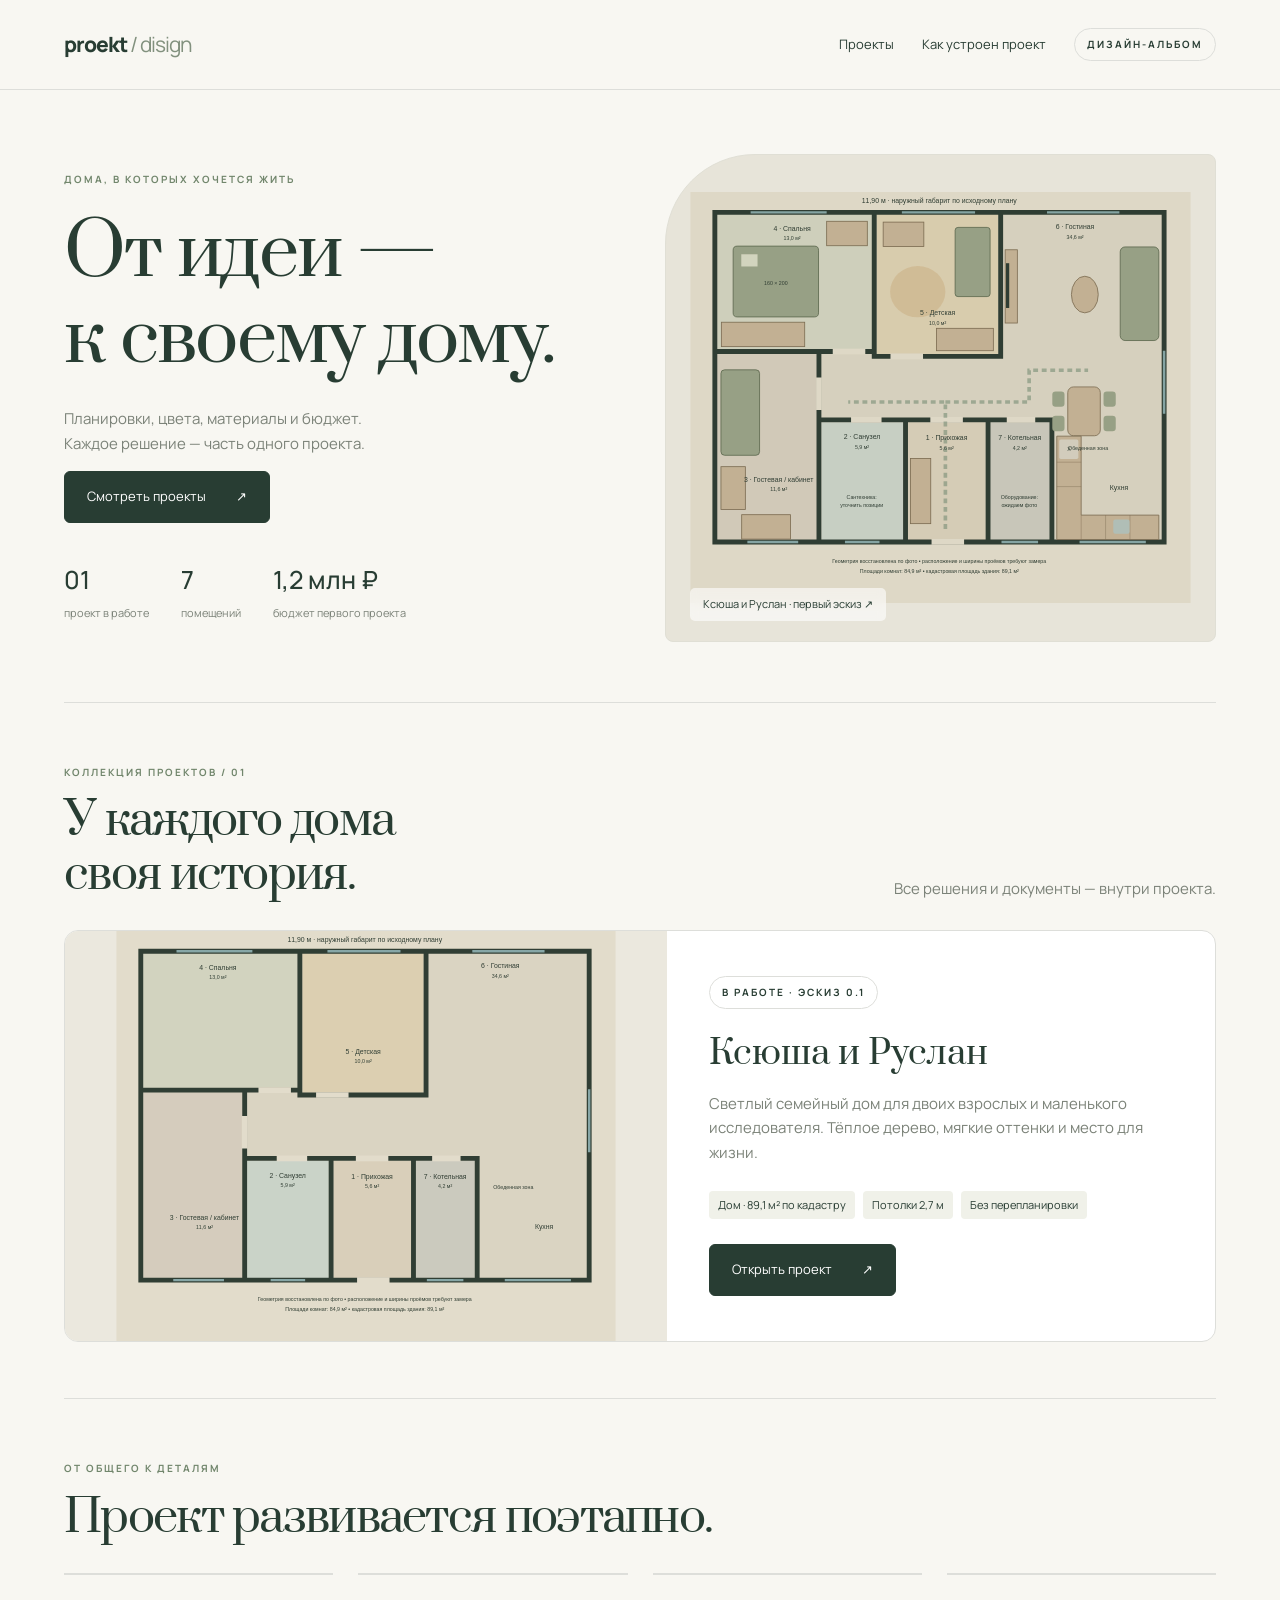
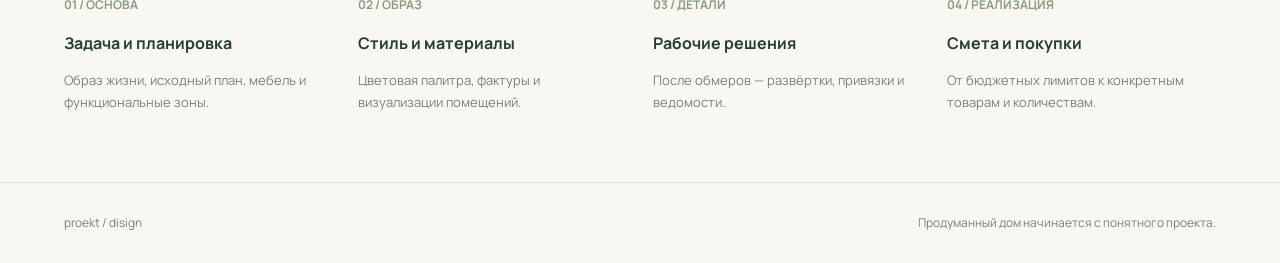
<file: index.html>
<!doctype html><html lang="ru"><head><meta charset="utf-8"><meta name="viewport" content="width=device-width,initial-scale=1"><meta name="description" content="Дизайн-проекты домов: планировки, материалы, документация и бюджет в одном месте."><title>Proekt Disign — пространство для жизни</title><link rel="stylesheet" href="assets/style.css"></head><body><header><a class="logo" href="index.html">proekt<span> / disign</span></a><nav><a href="#projects">Проекты</a><a href="#process">Как устроен проект</a><span class="tag">Дизайн-альбом</span></nav></header><main class="container"><section class="hero"><div><div class="eyebrow">Дома, в которых хочется жить</div><h1>От идеи —<br>к своему дому.</h1><p class="muted">Планировки, цвета, материалы и бюджет.<br>Каждое решение — часть одного проекта.</p><a class="button" href="#projects">Смотреть проекты <span>↗</span></a><div class="stats"><div><strong>01</strong><small>проект в работе</small></div><div><strong>7</strong><small>помещений</small></div><div><strong>1,2 млн ₽</strong><small>бюджет первого проекта</small></div></div></div><a class="hero-art" href="projects/ksyusha-ruslan/"><img src="assets/plan-furniture.svg" alt="Эскиз расстановки мебели в доме Ксюши и Руслана"><span class="art-caption">Ксюша и Руслан · первый эскиз ↗</span></a></section><section class="section" id="projects"><div class="section-head"><div><span class="eyebrow">Коллекция проектов / 01</span><h2>У каждого дома<br>своя история.</h2></div><p class="muted">Все решения и документы — внутри проекта.</p></div><article class="project-card"><a class="project-image" href="projects/ksyusha-ruslan/"><img src="assets/plan-zones.svg" alt="Зонирование одноэтажного дома"></a><div class="project-info"><span class="tag">В работе · эскиз 0.1</span><h3>Ксюша и Руслан</h3><p class="muted">Светлый семейный дом для двоих взрослых и маленького исследователя. Тёплое дерево, мягкие оттенки и место для жизни.</p><div class="chips"><span>Дом · 89,1 м² по кадастру</span><span>Потолки 2,7 м</span><span>Без перепланировки</span></div><a class="button" href="projects/ksyusha-ruslan/">Открыть проект <span>↗</span></a></div></article></section><section id="process" class="section"><div class="section-head"><div><span class="eyebrow">От общего к деталям</span><h2>Проект развивается поэтапно.</h2></div></div><div class="steps"><div class="step"><b>01 / ОСНОВА</b><h3>Задача и планировка</h3><p>Образ жизни, исходный план, мебель и функциональные зоны.</p></div><div class="step"><b>02 / ОБРАЗ</b><h3>Стиль и материалы</h3><p>Цветовая палитра, фактуры и визуализации помещений.</p></div><div class="step"><b>03 / ДЕТАЛИ</b><h3>Рабочие решения</h3><p>После обмеров — развёртки, привязки и ведомости.</p></div><div class="step"><b>04 / РЕАЛИЗАЦИЯ</b><h3>Смета и покупки</h3><p>От бюджетных лимитов к конкретным товарам и количествам.</p></div></div></section></main><footer><span>proekt / disign</span><span>Продуманный дом начинается с понятного проекта.</span></footer></body></html>
</file>
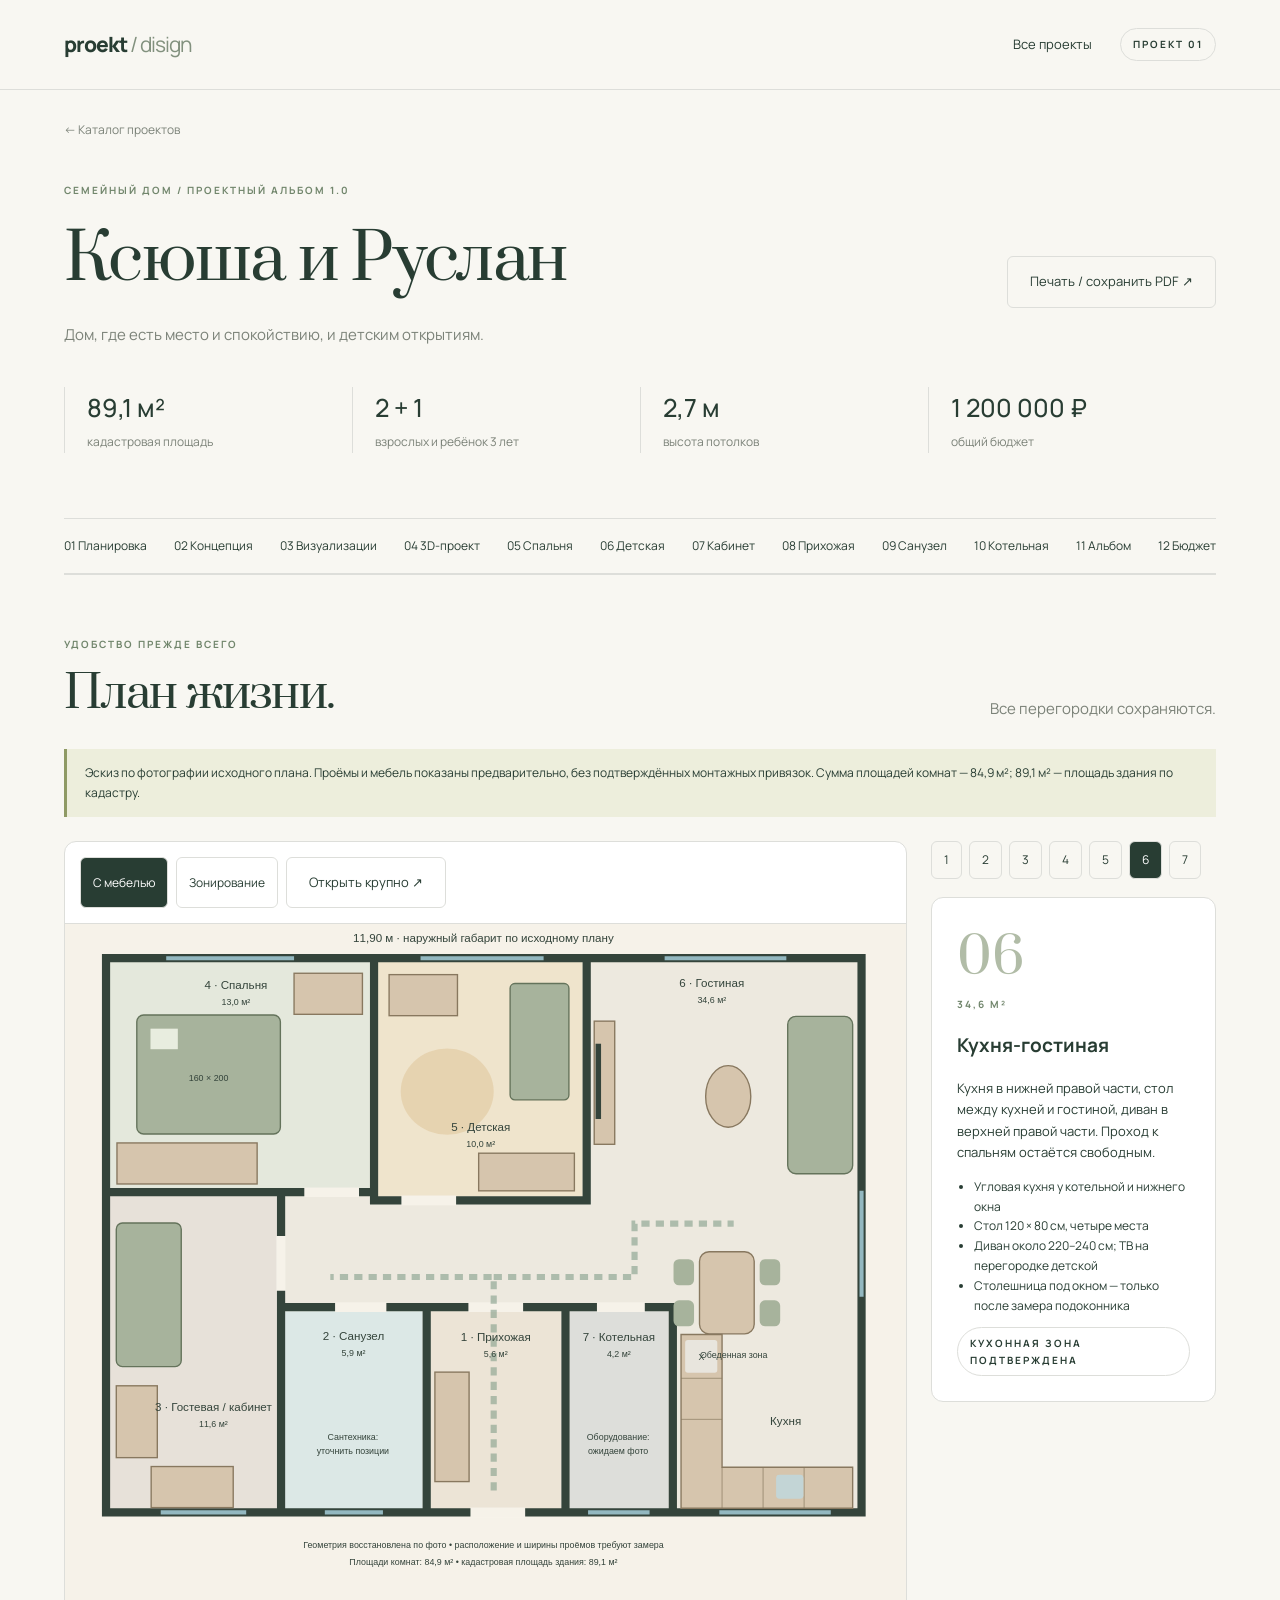
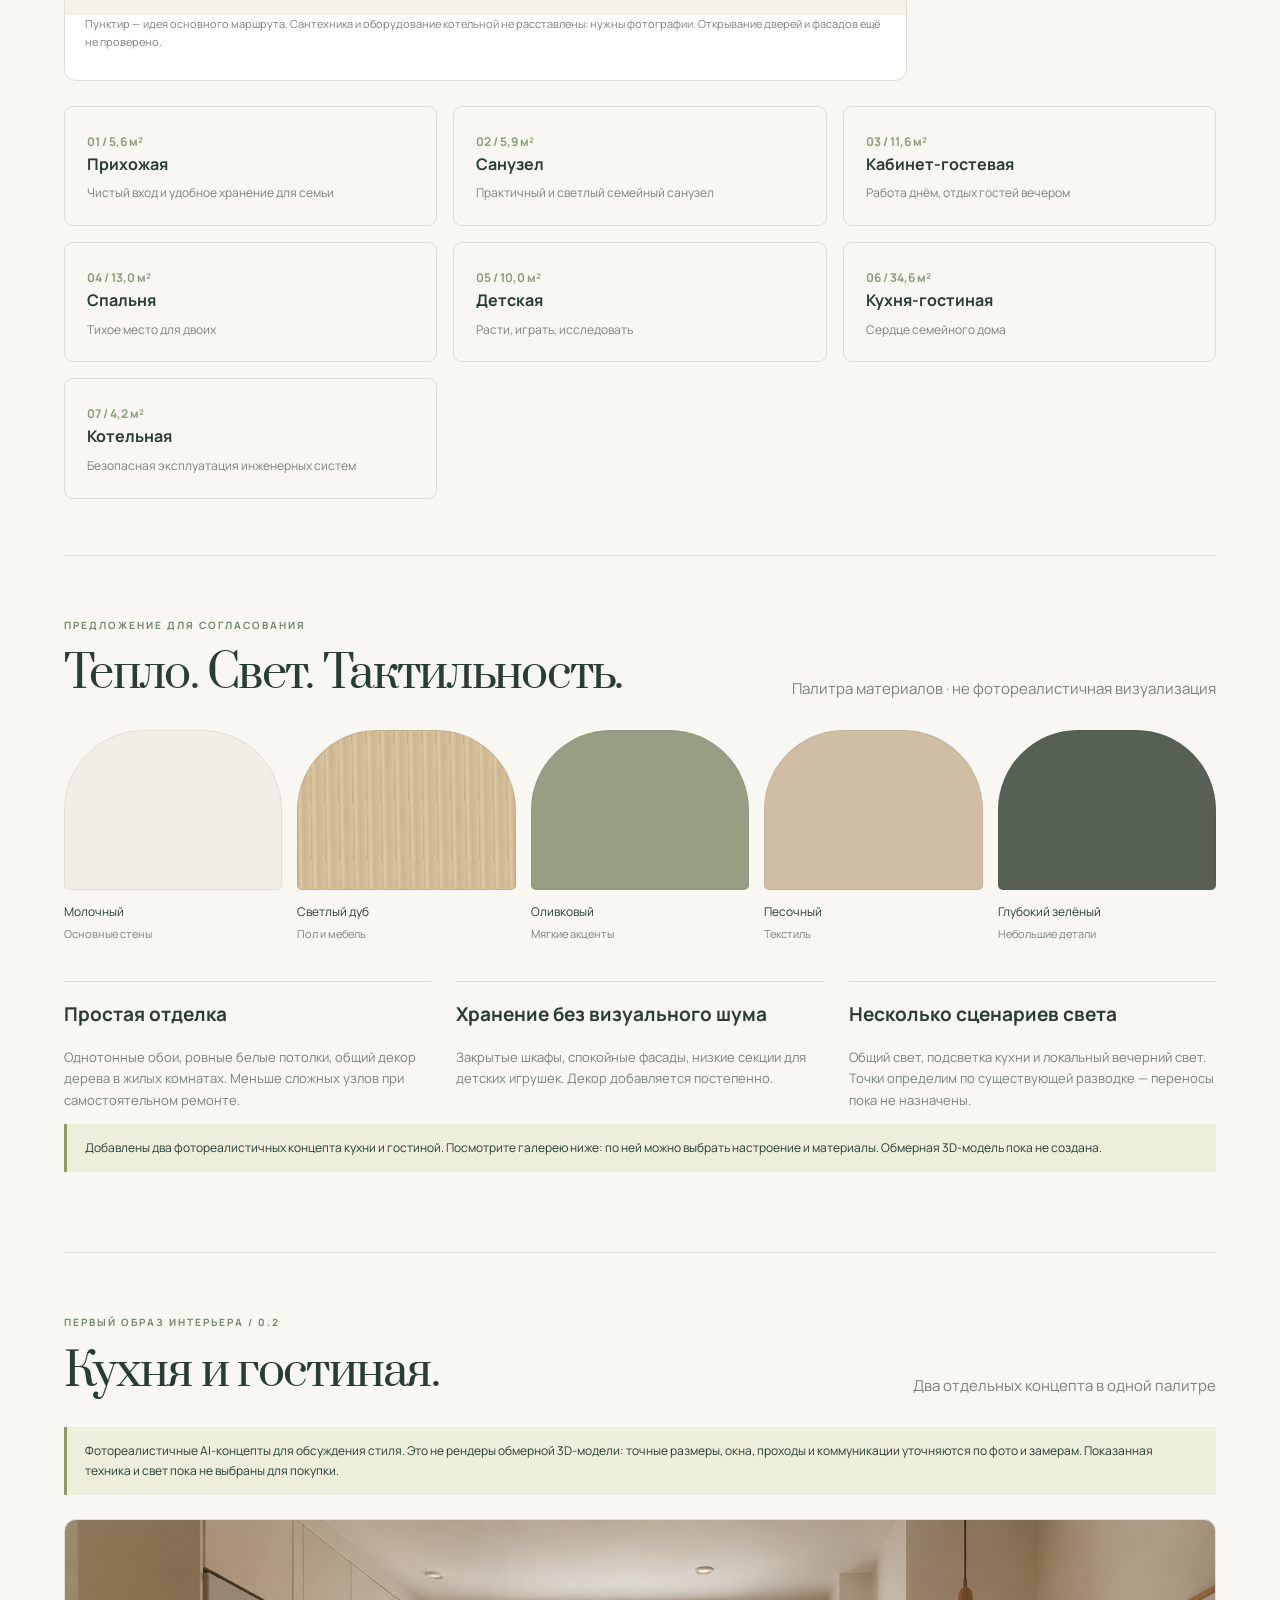
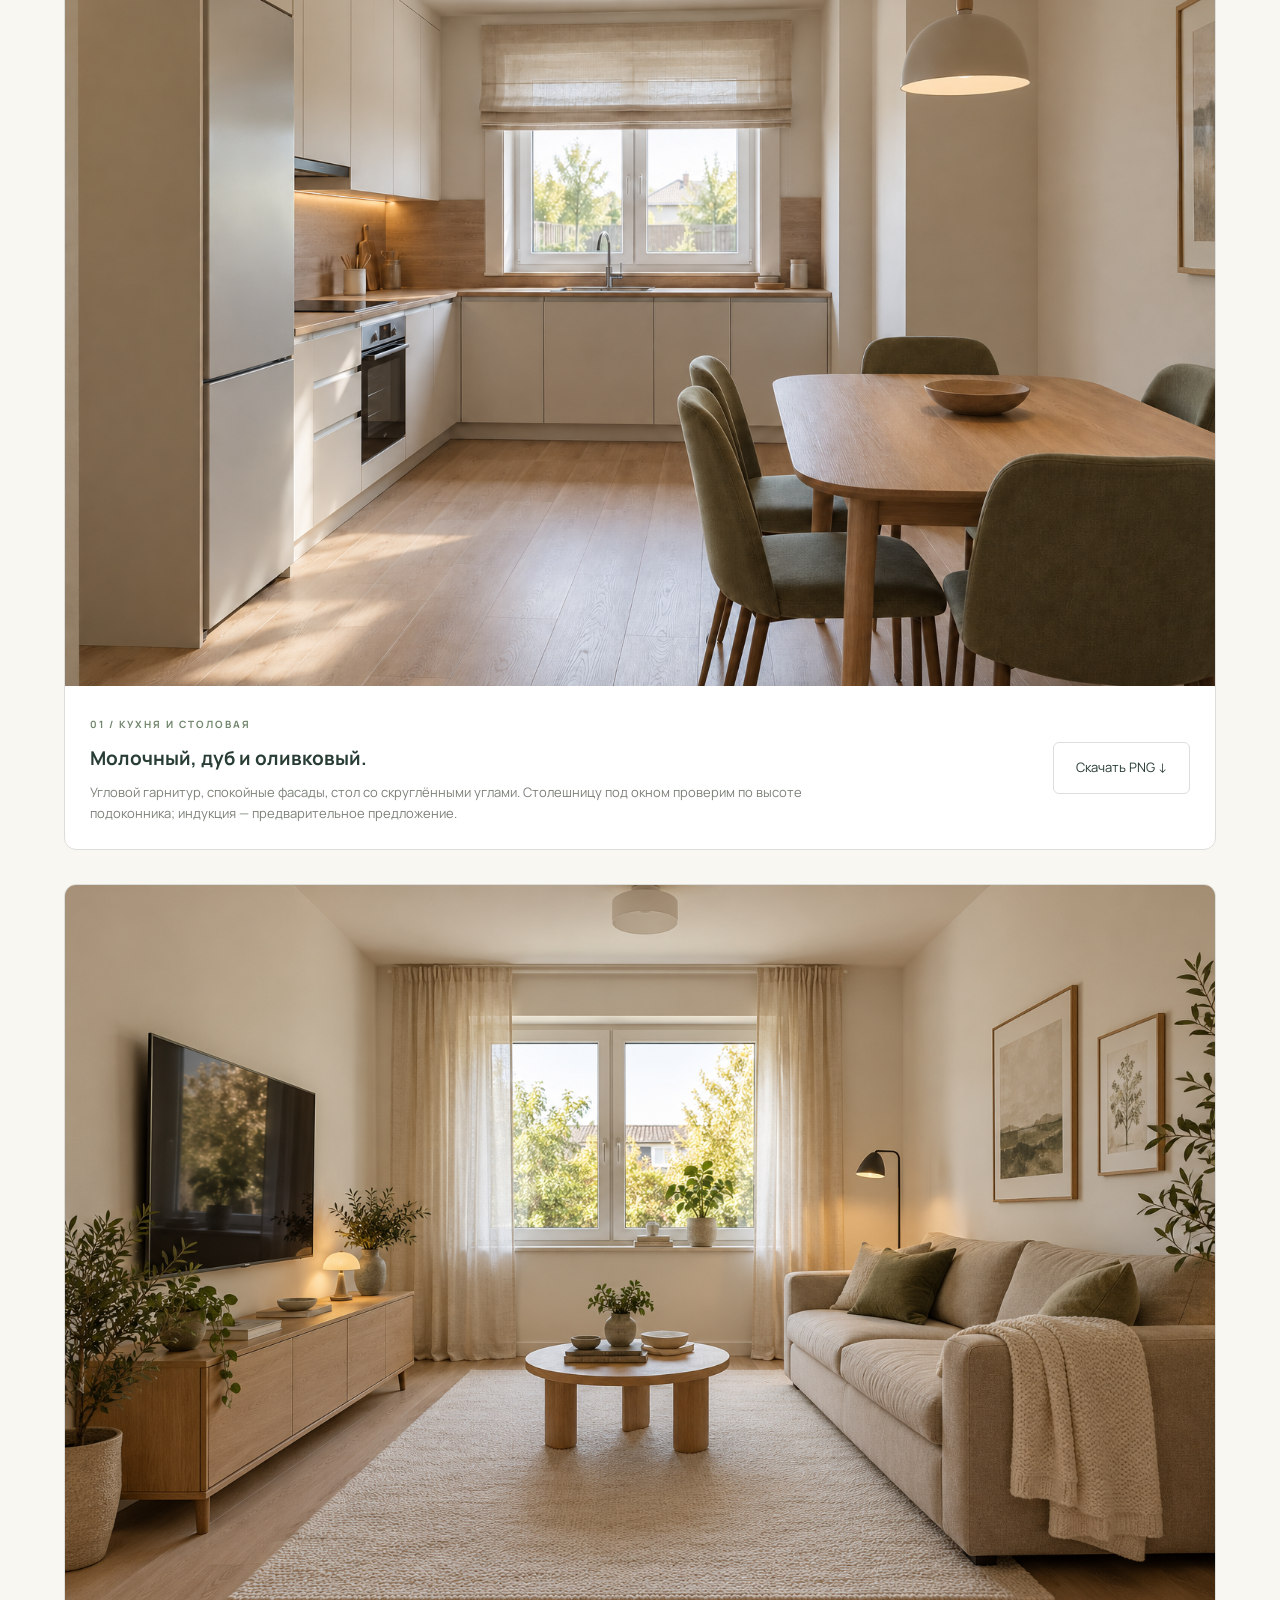
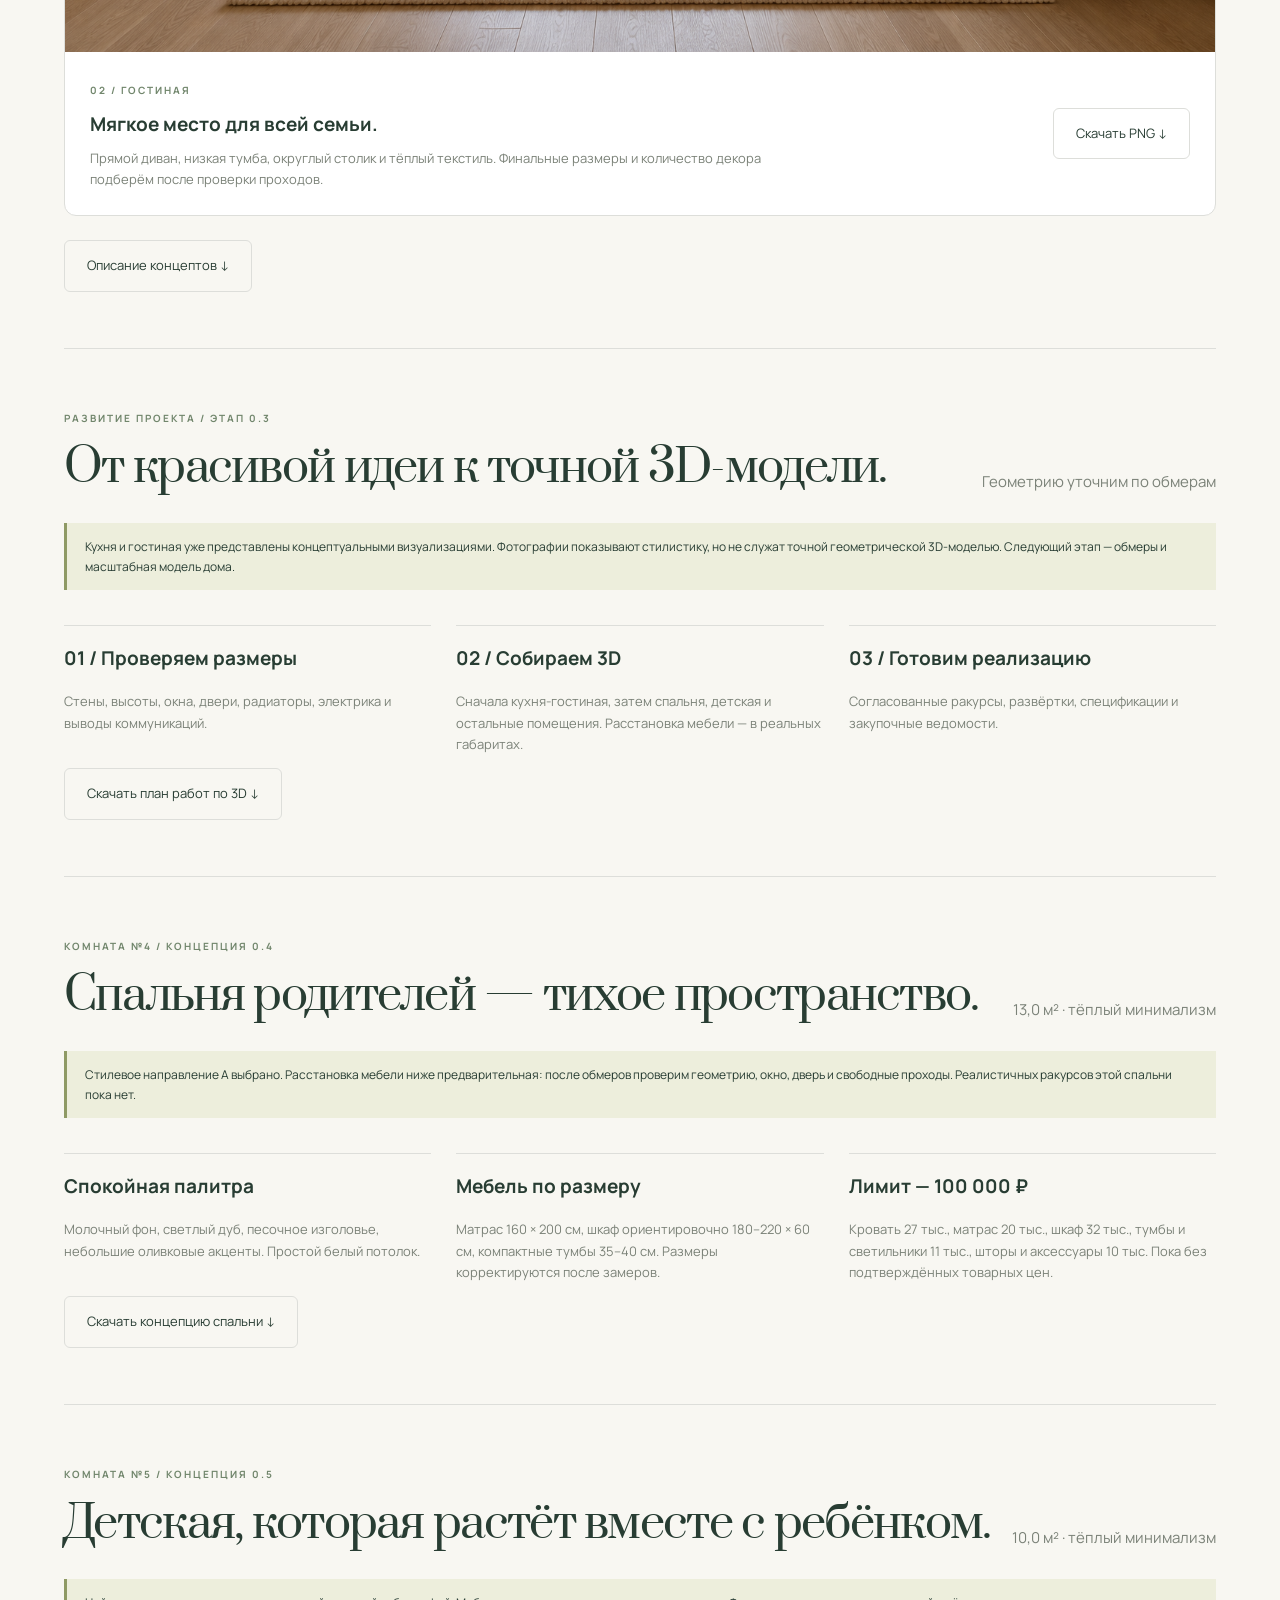
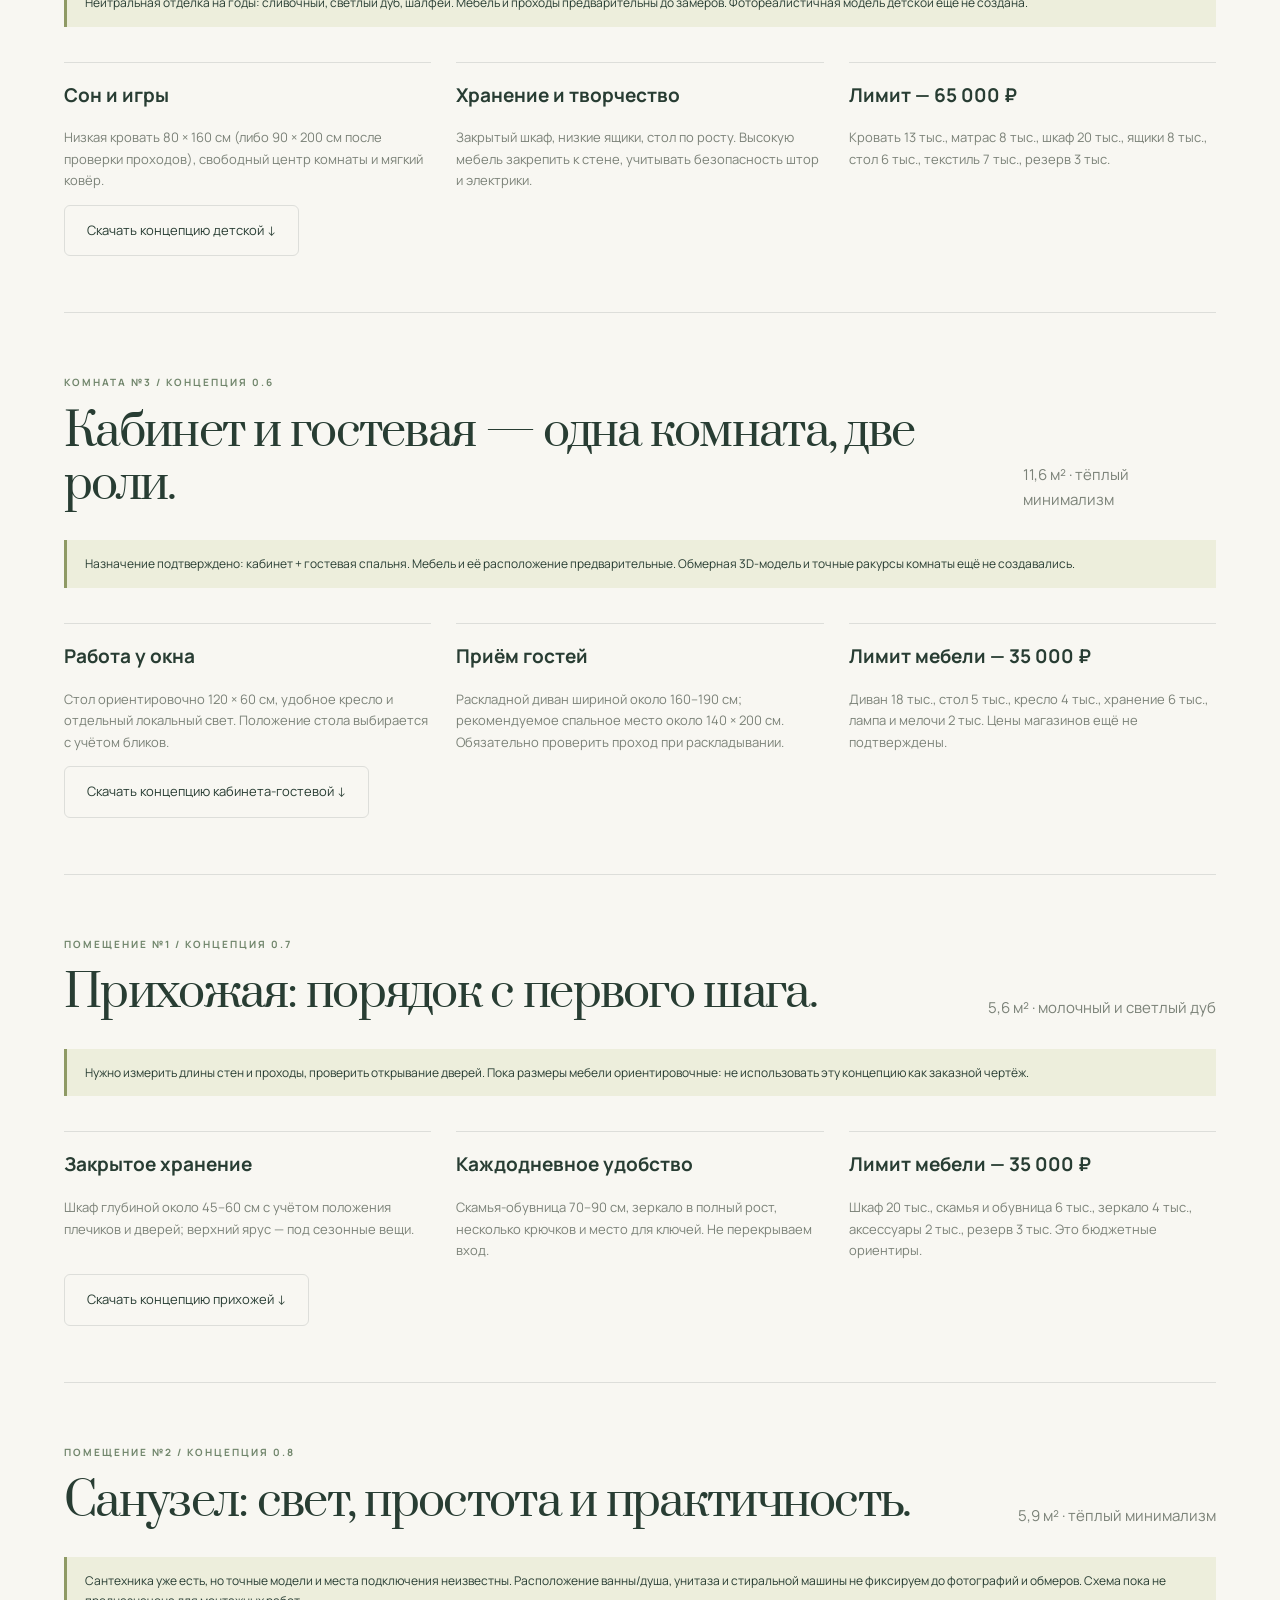
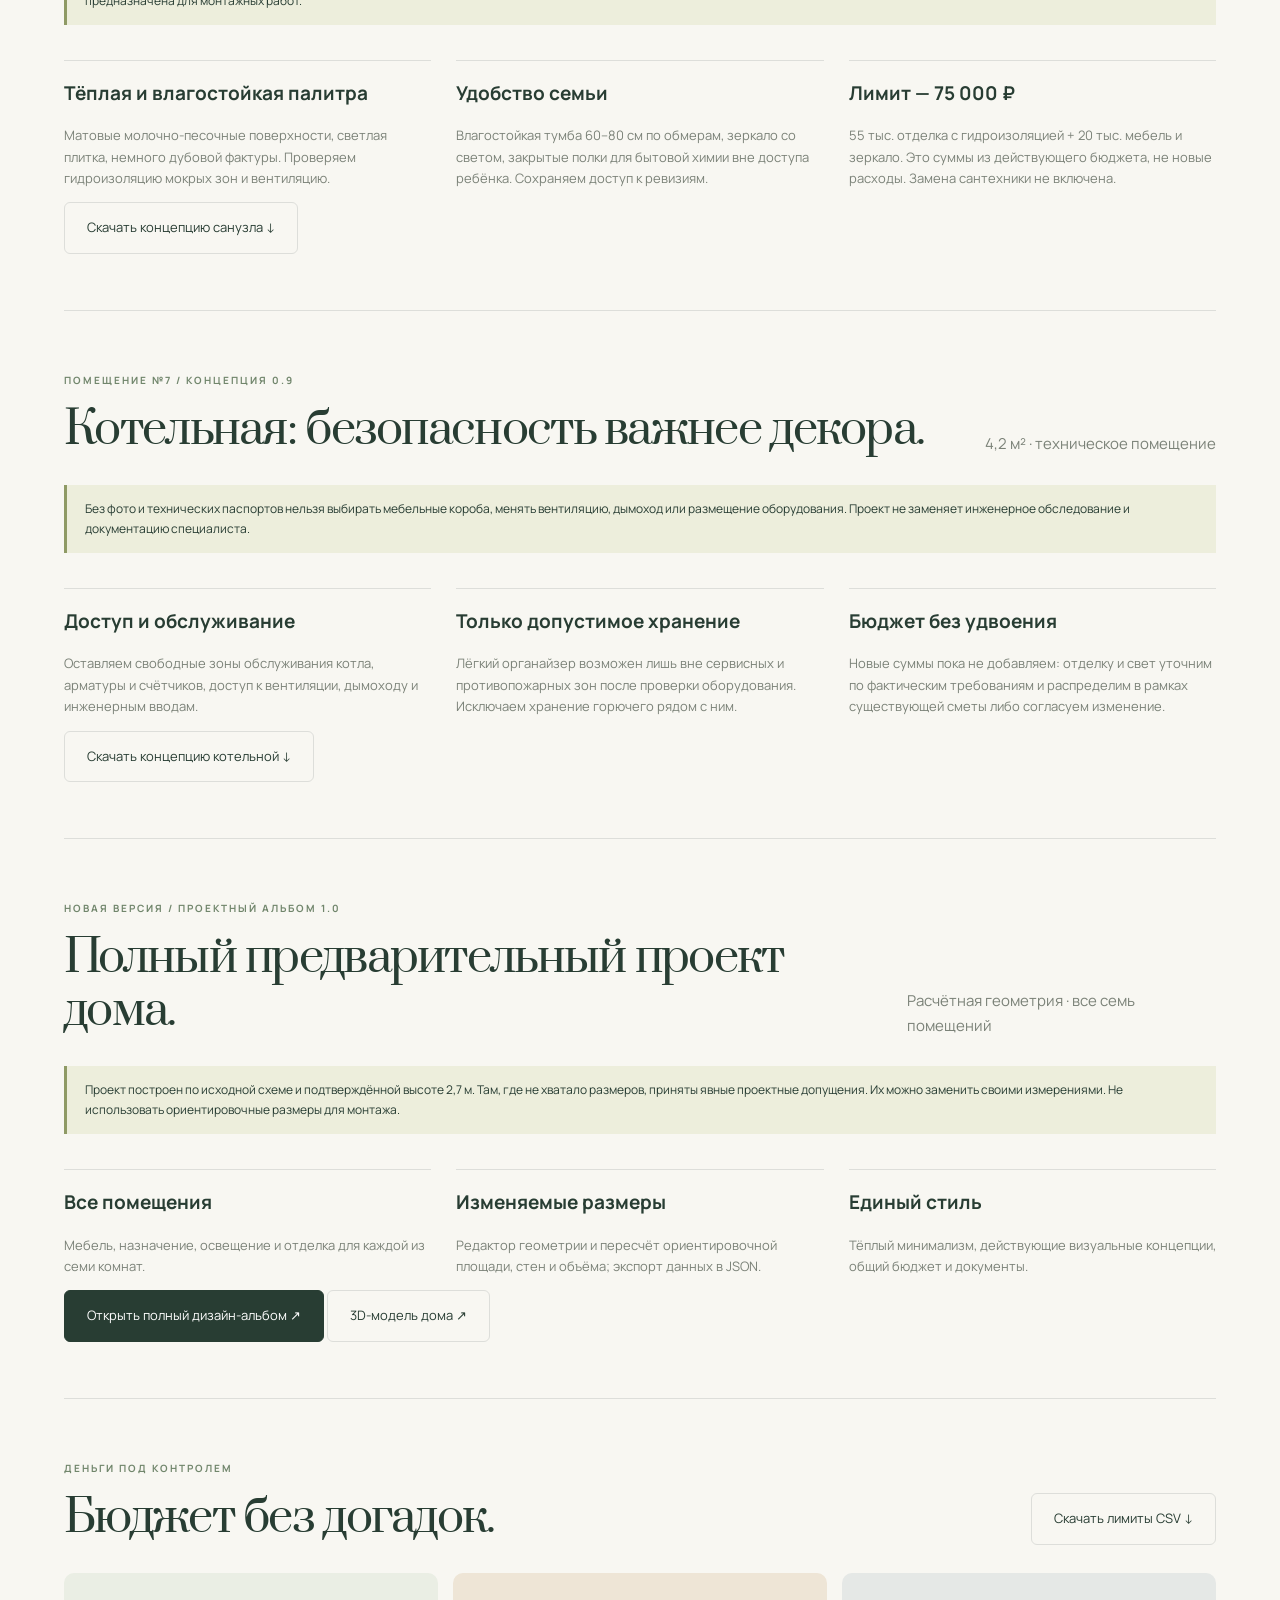
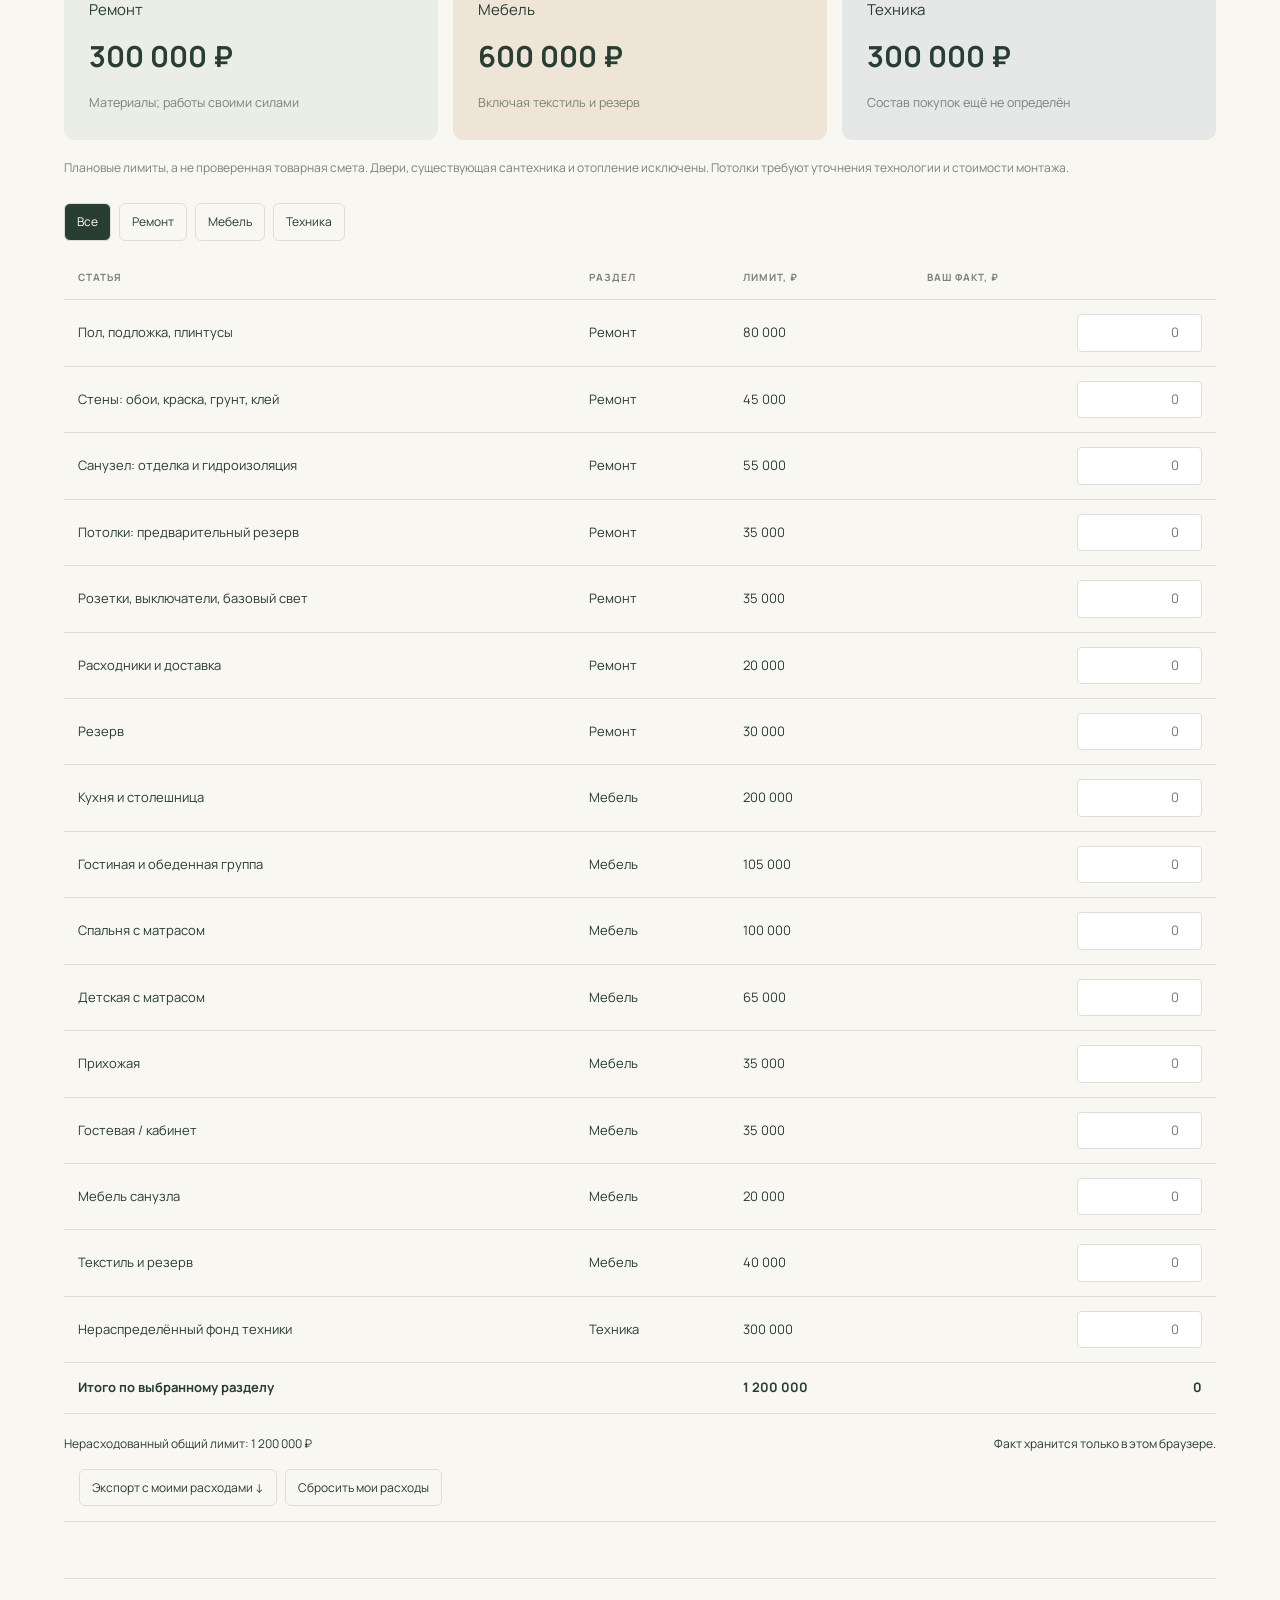
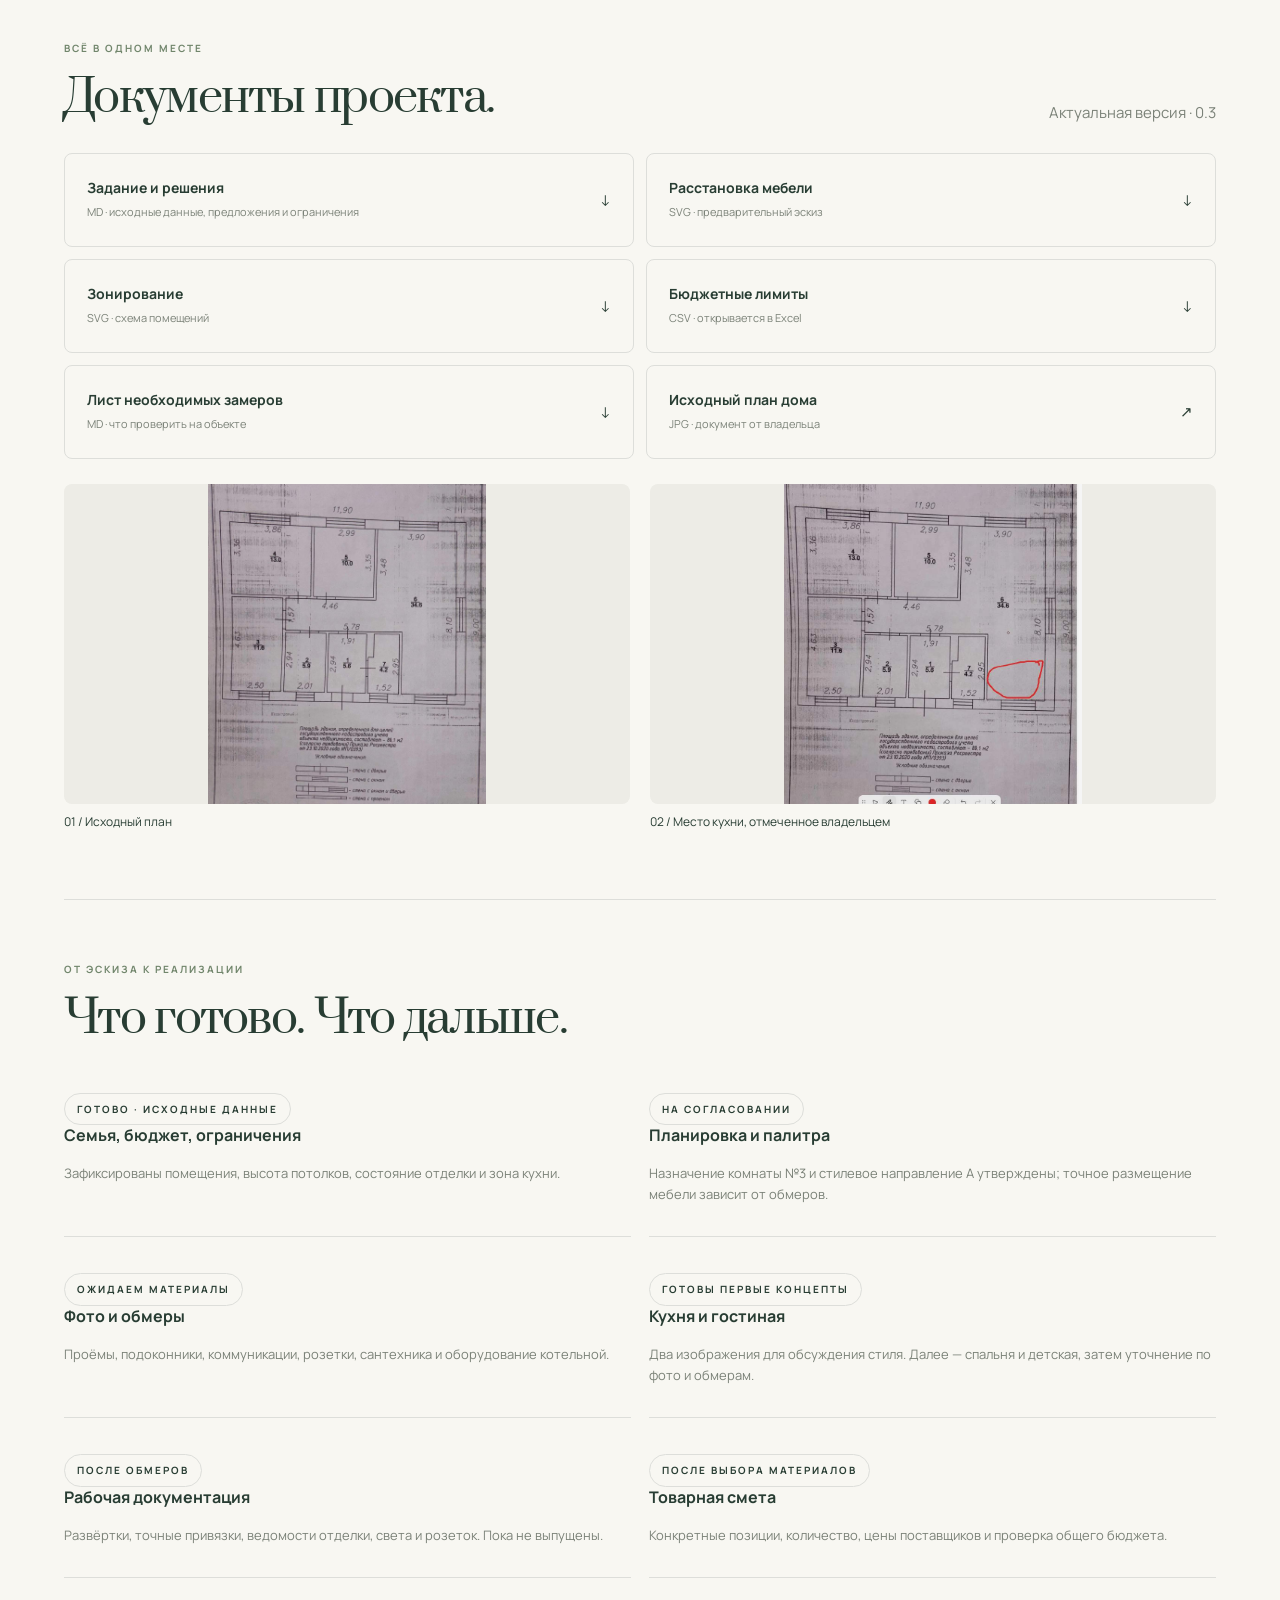
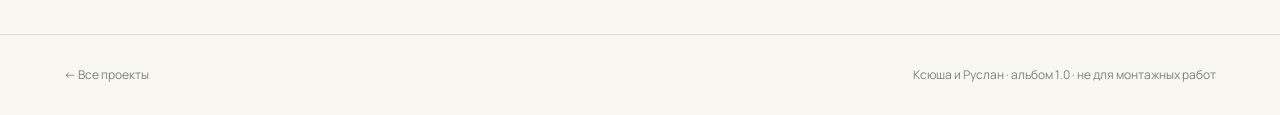
<file: projects/ksyusha-ruslan/index.html>
<!doctype html><html lang="ru"><head><meta charset="utf-8"><meta name="viewport" content="width=device-width,initial-scale=1"><meta name="description" content="Ксюша и Руслан: эскизный дизайн-проект семейного дома, планировка, палитра, бюджет и документы."><title>Ксюша и Руслан — Proekt Disign</title><link rel="stylesheet" href="../../assets/style.css?v=0.2"><script defer src="../../assets/data.js"></script><script defer src="../../assets/project.js"></script></head><body><header><a class="logo" href="../../index.html">proekt<span> / disign</span></a><nav><a href="../../index.html#projects">Все проекты</a><span class="tag">Проект 01</span></nav></header><main class="container"><a class="back" href="../../index.html">← Каталог проектов</a><section class="project-hero"><span class="eyebrow">Семейный дом / проектный альбом 1.0</span><div class="project-title"><div><h1>Ксюша и Руслан</h1><p class="muted">Дом, где есть место и спокойствию, и детским открытиям.</p></div><button class="button secondary" id="print">Печать / сохранить PDF ↗</button></div><div class="summary-bar"><div><strong>89,1 м²</strong><span>кадастровая площадь</span></div><div><strong>2 + 1</strong><span>взрослых и ребёнок 3 лет</span></div><div><strong>2,7 м</strong><span>высота потолков</span></div><div><strong>1 200 000 ₽</strong><span>общий бюджет</span></div></div></section><nav class="tabs" aria-label="Разделы проекта"><a href="#plan">01 Планировка</a><a href="#concept">02 Концепция</a><a href="#visuals">03 Визуализации</a><a href="#model3d">04 3D-проект</a><a href="#bedroom">05 Спальня</a><a href="#nursery">06 Детская</a><a href="#office">07 Кабинет</a><a href="#entryway">08 Прихожая</a><a href="#bathroom">09 Санузел</a><a href="#boiler">10 Котельная</a><a href="#album">11 Альбом</a><a href="#budget">12 Бюджет</a><a href="#documents">13 Документы</a><a href="#next">14 Этапы</a></nav><section class="section" id="plan"><div class="section-head"><div><span class="eyebrow">Удобство прежде всего</span><h2>План жизни.</h2></div><p class="muted">Все перегородки сохраняются.</p></div><div class="notice">Эскиз по фотографии исходного плана. Проёмы и мебель показаны предварительно, без подтверждённых монтажных привязок. Сумма площадей комнат — 84,9 м²; 89,1 м² — площадь здания по кадастру.</div><div class="plan-layout"><div class="plan-board"><div class="toolbar"><button data-plan="furniture" aria-pressed="true">С мебелью</button><button data-plan="zones" aria-pressed="false">Зонирование</button><a class="button secondary" id="open-plan" href="../../assets/plan-furniture.svg" target="_blank" rel="noopener">Открыть крупно ↗</a></div><img id="plan-image" src="../../assets/plan-furniture.svg" alt="Предварительная схема расстановки мебели"><p class="plan-note">Пунктир — идея основного маршрута. Сантехника и оборудование котельной не расставлены: нужны фотографии. Открывание дверей и фасадов ещё не проверено.</p></div><aside><div class="room-buttons" aria-label="Выбрать помещение"></div><div class="room-detail" aria-live="polite"></div></aside></div><div class="rooms-grid"></div></section><section class="section" id="concept"><div class="section-head"><div><span class="eyebrow">Предложение для согласования</span><h2>Тепло. Свет. Тактильность.</h2></div><p class="muted">Палитра материалов · не фотореалистичная визуализация</p></div><div class="palette"><div><div class="swatch" style="background:#f2eee5"></div><p>Молочный</p><small>Основные стены</small></div><div><div class="swatch wood"></div><p>Светлый дуб</p><small>Пол и мебель</small></div><div><div class="swatch" style="background:#969f83"></div><p>Оливковый</p><small>Мягкие акценты</small></div><div><div class="swatch" style="background:#cfbea4"></div><p>Песочный</p><small>Текстиль</small></div><div><div class="swatch" style="background:#566154"></div><p>Глубокий зелёный</p><small>Небольшие детали</small></div></div><div class="material-grid"><div><h3>Простая отделка</h3><p>Однотонные обои, ровные белые потолки, общий декор дерева в жилых комнатах. Меньше сложных узлов при самостоятельном ремонте.</p></div><div><h3>Хранение без визуального шума</h3><p>Закрытые шкафы, спокойные фасады, низкие секции для детских игрушек. Декор добавляется постепенно.</p></div><div><h3>Несколько сценариев света</h3><p>Общий свет, подсветка кухни и локальный вечерний свет. Точки определим по существующей разводке — переносы пока не назначены.</p></div></div><div class="notice">Добавлены два фотореалистичных концепта кухни и гостиной. Посмотрите галерею ниже: по ней можно выбрать настроение и материалы. Обмерная 3D-модель пока не создана.</div></section><section class="section" id="visuals"><div class="section-head"><div><span class="eyebrow">Первый образ интерьера / 0.2</span><h2>Кухня и гостиная.</h2></div><p class="muted">Два отдельных концепта в одной палитре</p></div><div class="notice">Фотореалистичные AI-концепты для обсуждения стиля. Это не рендеры обмерной 3D-модели: точные размеры, окна, проходы и коммуникации уточняются по фото и замерам. Показанная техника и свет пока не выбраны для покупки.</div><div class="visual-gallery"><figure><a href="../../assets/kitchen-concept-v1.png" target="_blank" rel="noopener"><img src="../../assets/kitchen-concept-v1.png" width="1536" height="1024" loading="lazy" alt="Концепт кухни: молочные фасады, дубовая столешница, мойка у окна и оливковые стулья"></a><figcaption><div><span class="eyebrow">01 / Кухня и столовая</span><h3>Молочный, дуб и оливковый.</h3><p>Угловой гарнитур, спокойные фасады, стол со скруглёнными углами. Столешницу под окном проверим по высоте подоконника; индукция — предварительное предложение.</p></div><a class="button secondary" href="../../assets/kitchen-concept-v1.png" download>Скачать PNG ↓</a></figcaption></figure><figure><a href="../../assets/living-concept-v1.png" target="_blank" rel="noopener"><img src="../../assets/living-concept-v1.png" width="1536" height="1024" loading="lazy" alt="Концепт гостиной: песочный диван справа, телевизор слева, светлый дуб и льняные шторы"></a><figcaption><div><span class="eyebrow">02 / Гостиная</span><h3>Мягкое место для всей семьи.</h3><p>Прямой диван, низкая тумба, округлый столик и тёплый текстиль. Финальные размеры и количество декора подберём после проверки проходов.</p></div><a class="button secondary" href="../../assets/living-concept-v1.png" download>Скачать PNG ↓</a></figcaption></figure></div><a class="button secondary" href="../../docs/visual-concepts.md" download>Описание концептов ↓</a></section><section class="section" id="model3d"><div class="section-head"><div><span class="eyebrow">Развитие проекта / этап 0.3</span><h2>От красивой идеи к точной 3D-модели.</h2></div><p class="muted">Геометрию уточним по обмерам</p></div><div class="notice">Кухня и гостиная уже представлены концептуальными визуализациями. Фотографии показывают стилистику, но не служат точной геометрической 3D-моделью. Следующий этап — обмеры и масштабная модель дома.</div><div class="material-grid"><div><h3>01 / Проверяем размеры</h3><p>Стены, высоты, окна, двери, радиаторы, электрика и выводы коммуникаций.</p></div><div><h3>02 / Собираем 3D</h3><p>Сначала кухня-гостиная, затем спальня, детская и остальные помещения. Расстановка мебели — в реальных габаритах.</p></div><div><h3>03 / Готовим реализацию</h3><p>Согласованные ракурсы, развёртки, спецификации и закупочные ведомости.</p></div></div><a class="button secondary" href="../../docs/3d-roadmap.md" download>Скачать план работ по 3D ↓</a></section><section class="section" id="bedroom"><div class="section-head"><div><span class="eyebrow">Комната №4 / концепция 0.4</span><h2>Спальня родителей — тихое пространство.</h2></div><p class="muted">13,0 м² · тёплый минимализм</p></div><div class="notice">Стилевое направление А выбрано. Расстановка мебели ниже предварительная: после обмеров проверим геометрию, окно, дверь и свободные проходы. Реалистичных ракурсов этой спальни пока нет.</div><div class="material-grid"><div><h3>Спокойная палитра</h3><p>Молочный фон, светлый дуб, песочное изголовье, небольшие оливковые акценты. Простой белый потолок.</p></div><div><h3>Мебель по размеру</h3><p>Матрас 160 × 200 см, шкаф ориентировочно 180–220 × 60 см, компактные тумбы 35–40 см. Размеры корректируются после замеров.</p></div><div><h3>Лимит — 100 000 ₽</h3><p>Кровать 27 тыс., матрас 20 тыс., шкаф 32 тыс., тумбы и светильники 11 тыс., шторы и аксессуары 10 тыс. Пока без подтверждённых товарных цен.</p></div></div><a class="button secondary" href="../../docs/bedroom-concept.md" download>Скачать концепцию спальни ↓</a></section><section class="section" id="nursery"><div class="section-head"><div><span class="eyebrow">Комната №5 / концепция 0.5</span><h2>Детская, которая растёт вместе с ребёнком.</h2></div><p class="muted">10,0 м² · тёплый минимализм</p></div><div class="notice">Нейтральная отделка на годы: сливочный, светлый дуб, шалфей. Мебель и проходы предварительны до замеров. Фотореалистичная модель детской ещё не создана.</div><div class="material-grid"><div><h3>Сон и игры</h3><p>Низкая кровать 80 × 160 см (либо 90 × 200 см после проверки проходов), свободный центр комнаты и мягкий ковёр.</p></div><div><h3>Хранение и творчество</h3><p>Закрытый шкаф, низкие ящики, стол по росту. Высокую мебель закрепить к стене, учитывать безопасность штор и электрики.</p></div><div><h3>Лимит — 65 000 ₽</h3><p>Кровать 13 тыс., матрас 8 тыс., шкаф 20 тыс., ящики 8 тыс., стол 6 тыс., текстиль 7 тыс., резерв 3 тыс.</p></div></div><a class="button secondary" href="../../docs/nursery-concept.md" download>Скачать концепцию детской ↓</a></section><section class="section" id="office"><div class="section-head"><div><span class="eyebrow">Комната №3 / концепция 0.6</span><h2>Кабинет и гостевая — одна комната, две роли.</h2></div><p class="muted">11,6 м² · тёплый минимализм</p></div><div class="notice">Назначение подтверждено: кабинет + гостевая спальня. Мебель и её расположение предварительные. Обмерная 3D-модель и точные ракурсы комнаты ещё не создавались.</div><div class="material-grid"><div><h3>Работа у окна</h3><p>Стол ориентировочно 120 × 60 см, удобное кресло и отдельный локальный свет. Положение стола выбирается с учётом бликов.</p></div><div><h3>Приём гостей</h3><p>Раскладной диван шириной около 160–190 см; рекомендуемое спальное место около 140 × 200 см. Обязательно проверить проход при раскладывании.</p></div><div><h3>Лимит мебели — 35 000 ₽</h3><p>Диван 18 тыс., стол 5 тыс., кресло 4 тыс., хранение 6 тыс., лампа и мелочи 2 тыс. Цены магазинов ещё не подтверждены.</p></div></div><a class="button secondary" href="../../docs/office-guest-concept.md" download>Скачать концепцию кабинета-гостевой ↓</a></section><section class="section" id="entryway"><div class="section-head"><div><span class="eyebrow">Помещение №1 / концепция 0.7</span><h2>Прихожая: порядок с первого шага.</h2></div><p class="muted">5,6 м² · молочный и светлый дуб</p></div><div class="notice">Нужно измерить длины стен и проходы, проверить открывание дверей. Пока размеры мебели ориентировочные: не использовать эту концепцию как заказной чертёж.</div><div class="material-grid"><div><h3>Закрытое хранение</h3><p>Шкаф глубиной около 45–60 см с учётом положения плечиков и дверей; верхний ярус — под сезонные вещи.</p></div><div><h3>Каждодневное удобство</h3><p>Скамья-обувница 70–90 см, зеркало в полный рост, несколько крючков и место для ключей. Не перекрываем вход.</p></div><div><h3>Лимит мебели — 35 000 ₽</h3><p>Шкаф 20 тыс., скамья и обувница 6 тыс., зеркало 4 тыс., аксессуары 2 тыс., резерв 3 тыс. Это бюджетные ориентиры.</p></div></div><a class="button secondary" href="../../docs/entryway-concept.md" download>Скачать концепцию прихожей ↓</a></section><section class="section" id="bathroom"><div class="section-head"><div><span class="eyebrow">Помещение №2 / концепция 0.8</span><h2>Санузел: свет, простота и практичность.</h2></div><p class="muted">5,9 м² · тёплый минимализм</p></div><div class="notice">Сантехника уже есть, но точные модели и места подключения неизвестны. Расположение ванны/душа, унитаза и стиральной машины не фиксируем до фотографий и обмеров. Схема пока не предназначена для монтажных работ.</div><div class="material-grid"><div><h3>Тёплая и влагостойкая палитра</h3><p>Матовые молочно-песочные поверхности, светлая плитка, немного дубовой фактуры. Проверяем гидроизоляцию мокрых зон и вентиляцию.</p></div><div><h3>Удобство семьи</h3><p>Влагостойкая тумба 60–80 см по обмерам, зеркало со светом, закрытые полки для бытовой химии вне доступа ребёнка. Сохраняем доступ к ревизиям.</p></div><div><h3>Лимит — 75 000 ₽</h3><p>55 тыс. отделка с гидроизоляцией + 20 тыс. мебель и зеркало. Это суммы из действующего бюджета, не новые расходы. Замена сантехники не включена.</p></div></div><a class="button secondary" href="../../docs/bathroom-concept.md" download>Скачать концепцию санузла ↓</a></section><section class="section" id="boiler"><div class="section-head"><div><span class="eyebrow">Помещение №7 / концепция 0.9</span><h2>Котельная: безопасность важнее декора.</h2></div><p class="muted">4,2 м² · техническое помещение</p></div><div class="notice">Без фото и технических паспортов нельзя выбирать мебельные короба, менять вентиляцию, дымоход или размещение оборудования. Проект не заменяет инженерное обследование и документацию специалиста.</div><div class="material-grid"><div><h3>Доступ и обслуживание</h3><p>Оставляем свободные зоны обслуживания котла, арматуры и счётчиков, доступ к вентиляции, дымоходу и инженерным вводам.</p></div><div><h3>Только допустимое хранение</h3><p>Лёгкий органайзер возможен лишь вне сервисных и противопожарных зон после проверки оборудования. Исключаем хранение горючего рядом с ним.</p></div><div><h3>Бюджет без удвоения</h3><p>Новые суммы пока не добавляем: отделку и свет уточним по фактическим требованиям и распределим в рамках существующей сметы либо согласуем изменение.</p></div></div><a class="button secondary" href="../../docs/boiler-room-concept.md" download>Скачать концепцию котельной ↓</a></section><section class="section" id="album"><div class="section-head"><div><span class="eyebrow">Новая версия / проектный альбом 1.0</span><h2>Полный предварительный проект дома.</h2></div><p class="muted">Расчётная геометрия · все семь помещений</p></div><div class="notice">Проект построен по исходной схеме и подтверждённой высоте 2,7 м. Там, где не хватало размеров, приняты явные проектные допущения. Их можно заменить своими измерениями. Не использовать ориентировочные размеры для монтажа.</div><div class="material-grid"><div><h3>Все помещения</h3><p>Мебель, назначение, освещение и отделка для каждой из семи комнат.</p></div><div><h3>Изменяемые размеры</h3><p>Редактор геометрии и пересчёт ориентировочной площади, стен и объёма; экспорт данных в JSON.</p></div><div><h3>Единый стиль</h3><p>Тёплый минимализм, действующие визуальные концепции, общий бюджет и документы.</p></div></div><a class="button" href="album.html">Открыть полный дизайн-альбом ↗</a> <a class="button secondary" href="3d.html">3D-модель дома ↗</a></section><section class="section" id="budget"><div class="section-head"><div><span class="eyebrow">Деньги под контролем</span><h2>Бюджет без догадок.</h2></div><a class="button secondary" href="../../docs/budget.csv" download>Скачать лимиты CSV ↓</a></div><div class="budget-top"><div class="budget-card">Ремонт<strong>300 000 ₽</strong><small>Материалы; работы своими силами</small></div><div class="budget-card">Мебель<strong>600 000 ₽</strong><small>Включая текстиль и резерв</small></div><div class="budget-card">Техника<strong>300 000 ₽</strong><small>Состав покупок ещё не определён</small></div></div><p class="muted" style="font-size:12px;margin-top:18px">Плановые лимиты, а не проверенная товарная смета. Двери, существующая сантехника и отопление исключены. Потолки требуют уточнения технологии и стоимости монтажа.</p><div class="filters" aria-label="Раздел бюджета"><button data-filter="Все" aria-pressed="true">Все</button><button data-filter="Ремонт" aria-pressed="false">Ремонт</button><button data-filter="Мебель" aria-pressed="false">Мебель</button><button data-filter="Техника" aria-pressed="false">Техника</button></div><div class="table-wrap"><table><thead><tr><th>Статья</th><th>Раздел</th><th>Лимит, ₽</th><th>Ваш факт, ₽</th></tr></thead><tbody id="budget-rows"></tbody><tfoot><tr><td colspan="2">Итого по выбранному разделу</td><td id="plan-total"></td><td id="actual-total"></td></tr></tfoot></table></div><div class="budget-foot"><span id="budget-status" aria-live="polite"></span><span>Факт хранится только в этом браузере.</span></div><div class="toolbar"><button id="export-budget">Экспорт с моими расходами ↓</button><button id="reset-budget">Сбросить мои расходы</button></div></section><section class="section" id="documents"><div class="section-head"><div><span class="eyebrow">Всё в одном месте</span><h2>Документы проекта.</h2></div><p class="muted">Актуальная версия · 0.3</p></div><div class="docs"><a class="doc" href="../../docs/project-brief.md" download><div><strong>Задание и решения</strong><small>MD · исходные данные, предложения и ограничения</small></div><span>↓</span></a><a class="doc" href="../../assets/plan-furniture.svg" download><div><strong>Расстановка мебели</strong><small>SVG · предварительный эскиз</small></div><span>↓</span></a><a class="doc" href="../../assets/plan-zones.svg" download><div><strong>Зонирование</strong><small>SVG · схема помещений</small></div><span>↓</span></a><a class="doc" href="../../docs/budget.csv" download><div><strong>Бюджетные лимиты</strong><small>CSV · открывается в Excel</small></div><span>↓</span></a><a class="doc" href="../../docs/measurements.md" download><div><strong>Лист необходимых замеров</strong><small>MD · что проверить на объекте</small></div><span>↓</span></a><a class="doc" href="../../assets/source-plan.jpg" target="_blank" rel="noopener"><div><strong>Исходный план дома</strong><small>JPG · документ от владельца</small></div><span>↗</span></a></div><div class="source-grid"><div><a href="../../assets/source-plan.jpg" target="_blank" rel="noopener"><img loading="lazy" src="../../assets/source-plan.jpg" alt="Исходный кадастровый план"></a><p>01 / Исходный план</p></div><div><a href="../../assets/kitchen-location.jpg" target="_blank" rel="noopener"><img loading="lazy" src="../../assets/kitchen-location.jpg" alt="План с отмеченным владельцем местом кухни"></a><p>02 / Место кухни, отмеченное владельцем</p></div></div></section><section class="section" id="next"><div class="section-head"><div><span class="eyebrow">От эскиза к реализации</span><h2>Что готово. Что дальше.</h2></div></div><div class="status-list"><div><span class="tag">Готово · исходные данные</span><h3>Семья, бюджет, ограничения</h3><p>Зафиксированы помещения, высота потолков, состояние отделки и зона кухни.</p></div><div><span class="tag">На согласовании</span><h3>Планировка и палитра</h3><p>Назначение комнаты №3 и стилевое направление А утверждены; точное размещение мебели зависит от обмеров.</p></div><div><span class="tag">Ожидаем материалы</span><h3>Фото и обмеры</h3><p>Проёмы, подоконники, коммуникации, розетки, сантехника и оборудование котельной.</p></div><div><span class="tag">Готовы первые концепты</span><h3>Кухня и гостиная</h3><p>Два изображения для обсуждения стиля. Далее — спальня и детская, затем уточнение по фото и обмерам.</p></div><div><span class="tag">После обмеров</span><h3>Рабочая документация</h3><p>Развёртки, точные привязки, ведомости отделки, света и розеток. Пока не выпущены.</p></div><div><span class="tag">После выбора материалов</span><h3>Товарная смета</h3><p>Конкретные позиции, количество, цены поставщиков и проверка общего бюджета.</p></div></div></section></main><footer><a href="../../index.html">← Все проекты</a><span>Ксюша и Руслан · альбом 1.0 · не для монтажных работ</span></footer></body></html>
</file>
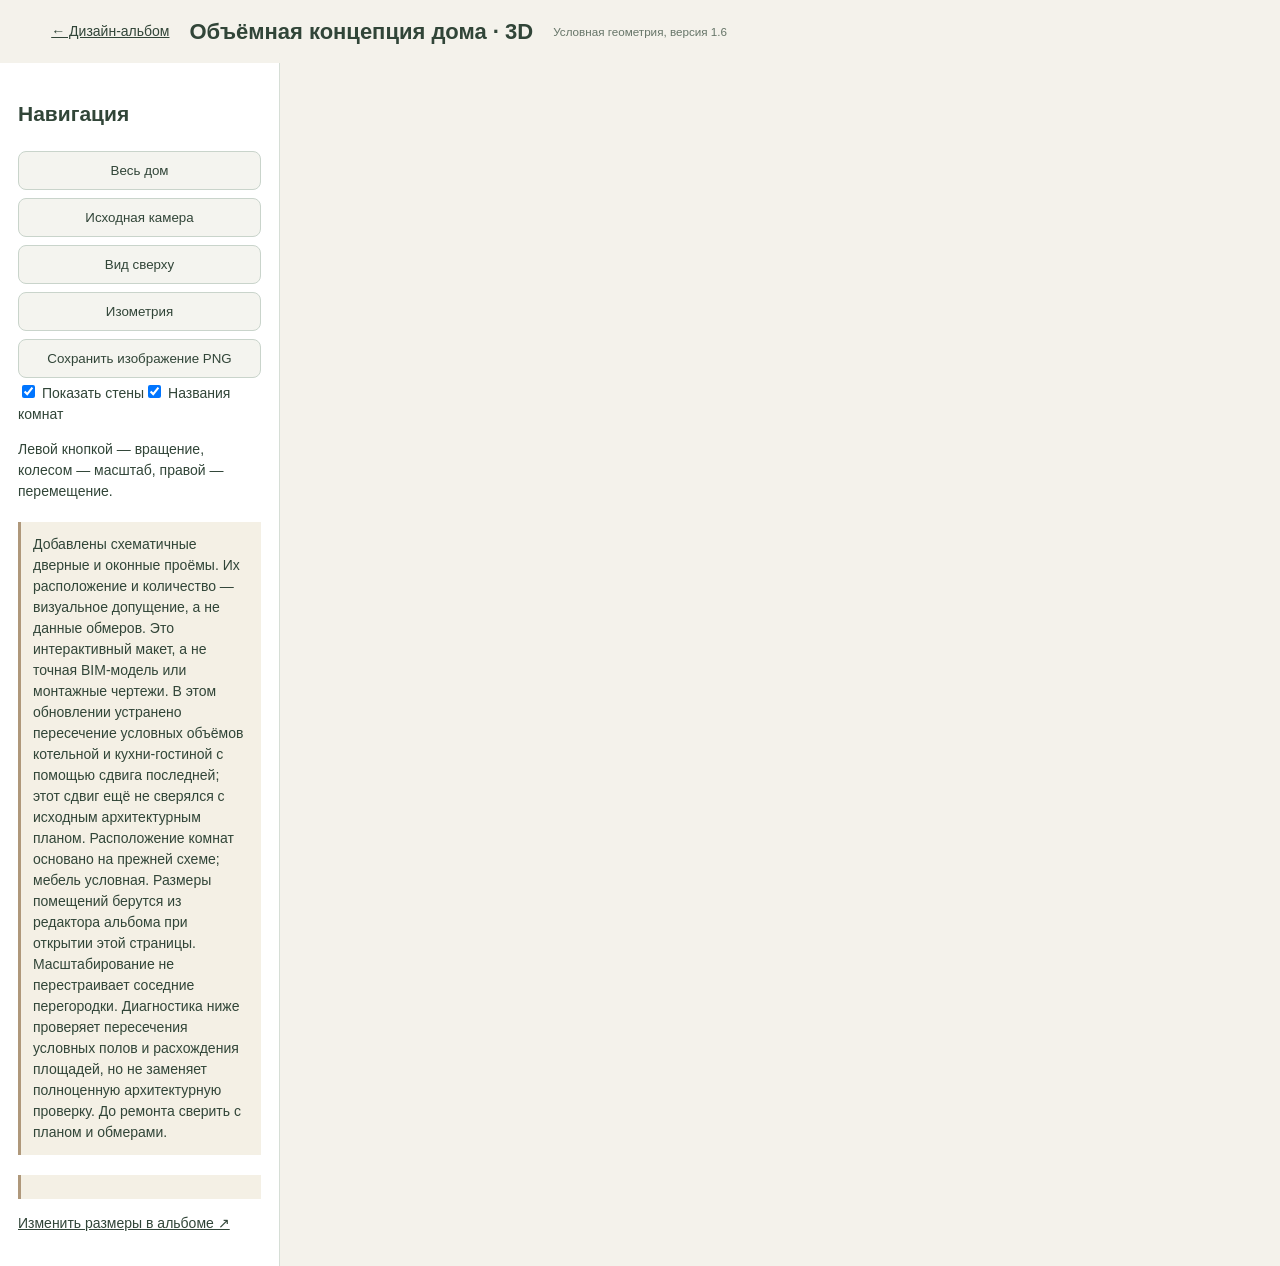
<file: projects/ksyusha-ruslan/3d.html>
<!doctype html><html lang="ru"><head><meta charset="utf-8"><meta name="viewport" content="width=device-width,initial-scale=1"><title>3D-макет · Ксюша и Руслан</title><style>body{margin:0;background:#f4f2eb;color:#314538;font:14px/1.5 Arial}header{display:flex;gap:20px;align-items:center;padding:15px 4%;flex-wrap:wrap}a{color:inherit}h1{font-size:22px;margin:0}main{display:grid;grid-template-columns:280px 1fr;min-height:85vh}aside{padding:18px;background:#fff;border-right:1px solid #d6ded6}button,select{background:#f4f4ef;color:#314538;padding:11px;border:1px solid #c9d4cb;border-radius:8px;cursor:pointer;margin:4px 0;width:100%}button.active{background:#345442;color:white}#viewport{width:100%;height:85vh;min-height:430px}small{color:#667568}.hint{padding:12px;border-left:3px solid #af987b;background:#f4f0e5;margin-top:20px}.rooms{display:grid;grid-template-columns:1fr 1fr;gap:7px}@media(max-width:700px){main{grid-template-columns:1fr}aside{order:2}#viewport{height:57vh;min-height:350px}}@media print{#viewport{height:450px}aside button{display:none}} .room-label{position:absolute;pointer-events:none;color:#264437;font:bold 11px Arial;background:#ffffffd9;border:1px solid #d4ddd5;border-radius:6px;padding:4px 6px;white-space:nowrap}#viewport{position:relative}#viewport canvas{display:block}</style></head><body><header><a href="./album.html">← Дизайн-альбом</a><h1>Объёмная концепция дома · 3D</h1><small>Условная геометрия, версия 1.6</small></header><main><aside><h2>Навигация</h2><div class="rooms" id="rooms"></div><button id="all">Весь дом</button><button id="reset">Исходная камера</button><button id="top">Вид сверху</button><button id="perspective">Изометрия</button><button id="capture">Сохранить изображение PNG</button><label><input type="checkbox" id="walls" checked> Показать стены</label><label><input type="checkbox" id="labels" checked> Названия комнат</label><p>Левой кнопкой — вращение, колесом — масштаб, правой — перемещение.</p><div class="hint">Добавлены схематичные дверные и оконные проёмы. Их расположение и количество — визуальное допущение, а не данные обмеров. Это интерактивный макет, а не точная BIM-модель или монтажные чертежи. В этом обновлении устранено пересечение условных объёмов котельной и кухни-гостиной с помощью сдвига последней; этот сдвиг ещё не сверялся с исходным архитектурным планом. Расположение комнат основано на прежней схеме; мебель условная. Размеры помещений берутся из редактора альбома при открытии этой страницы. Масштабирование не перестраивает соседние перегородки. Диагностика ниже проверяет пересечения условных полов и расхождения площадей, но не заменяет полноценную архитектурную проверку. До ремонта сверить с планом и обмерами.</div><p id="info"></p><p class="hint" id="layout-warning" role="status" aria-live="polite"></p><p><a href="album.html">Изменить размеры в альбоме ↗</a></p></aside><div id="viewport" role="img" aria-label="Интерактивная 3D-модель помещений"></div></main><script type="module" src="../../assets/house3d.js"></script></body></html>
</file>
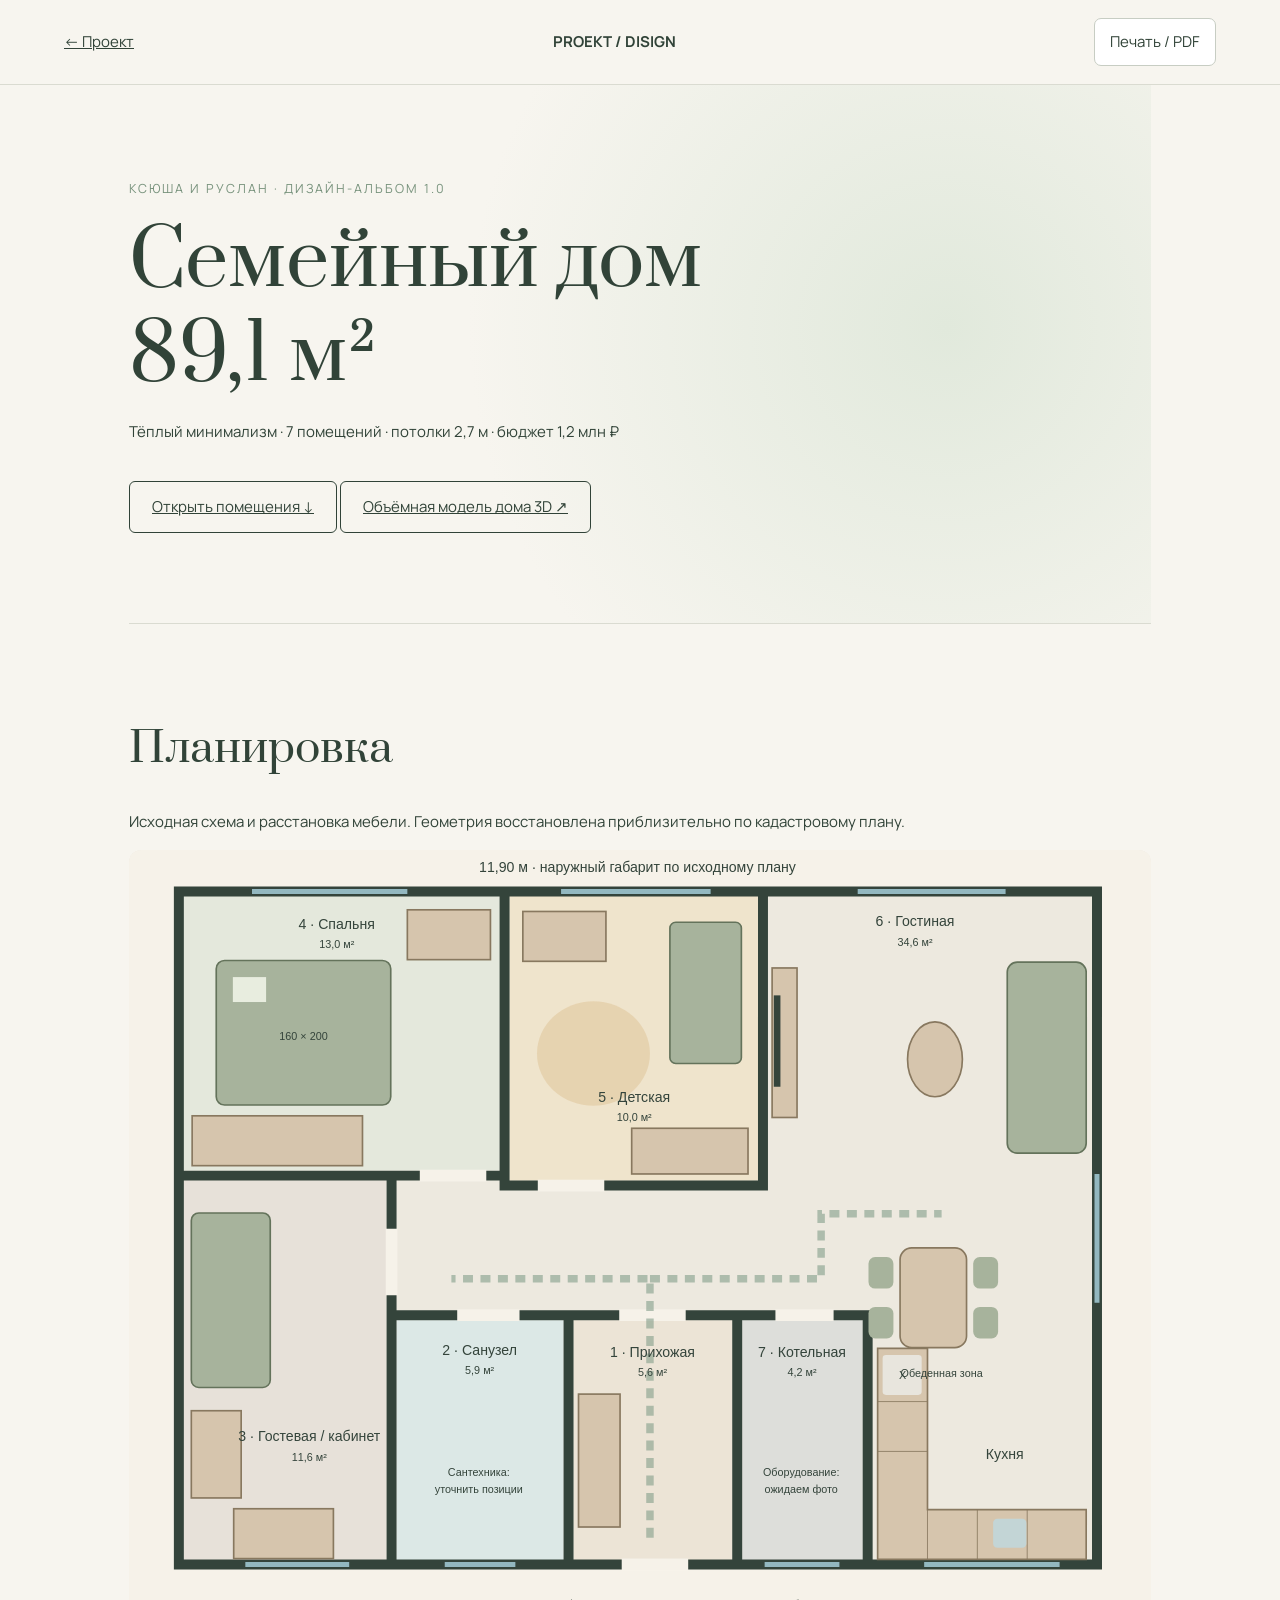
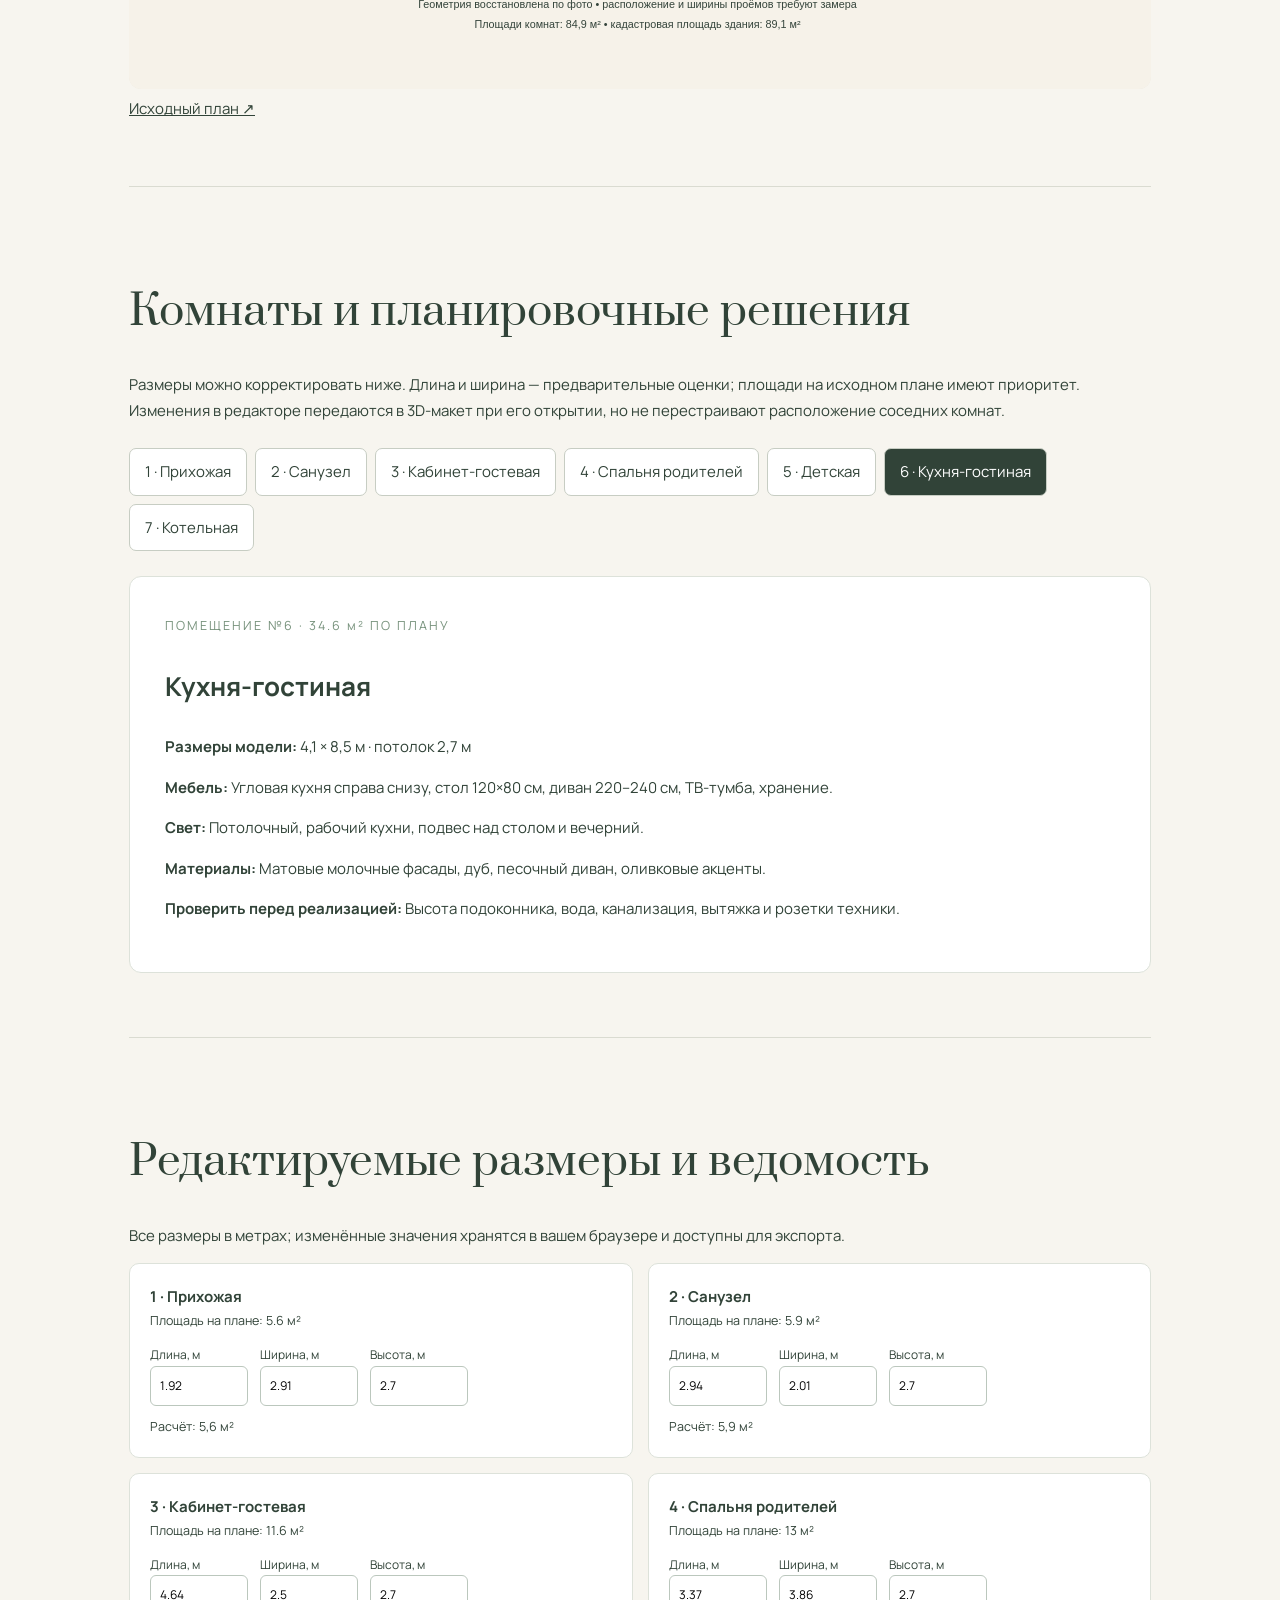
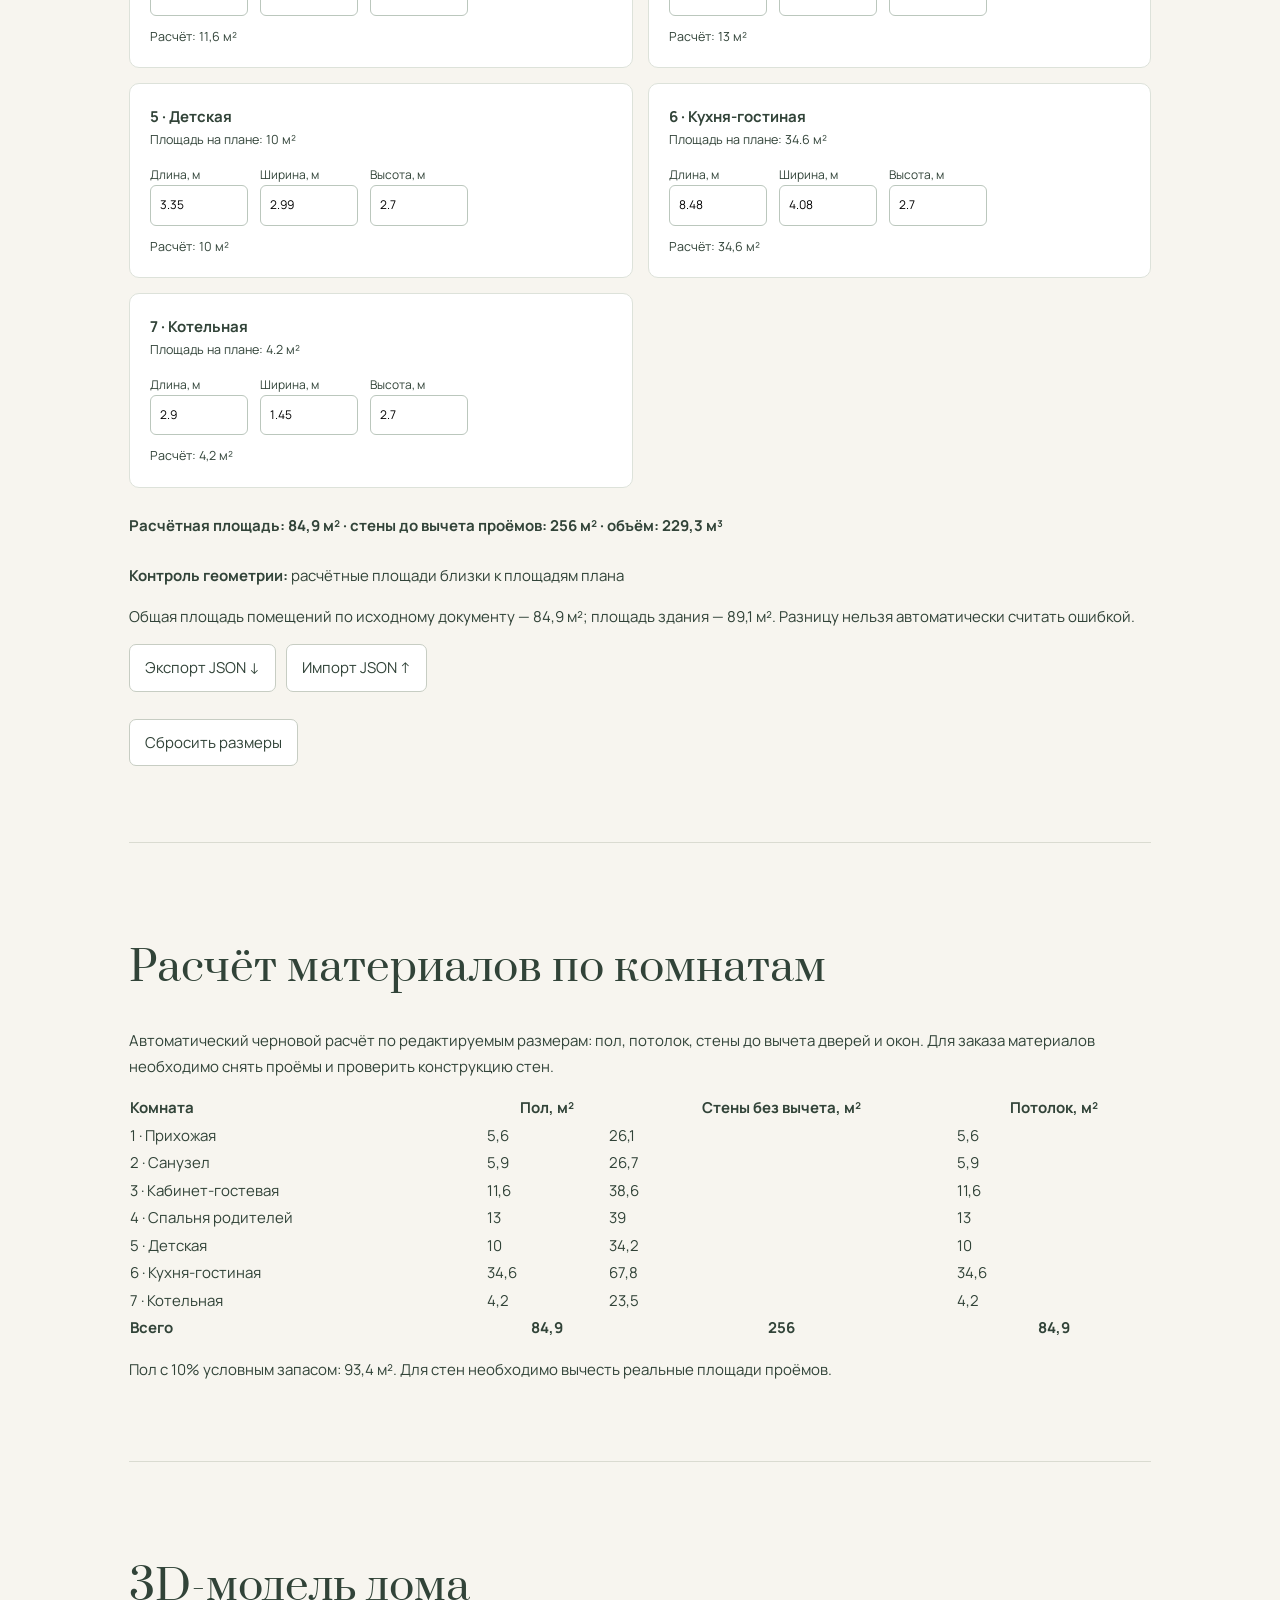
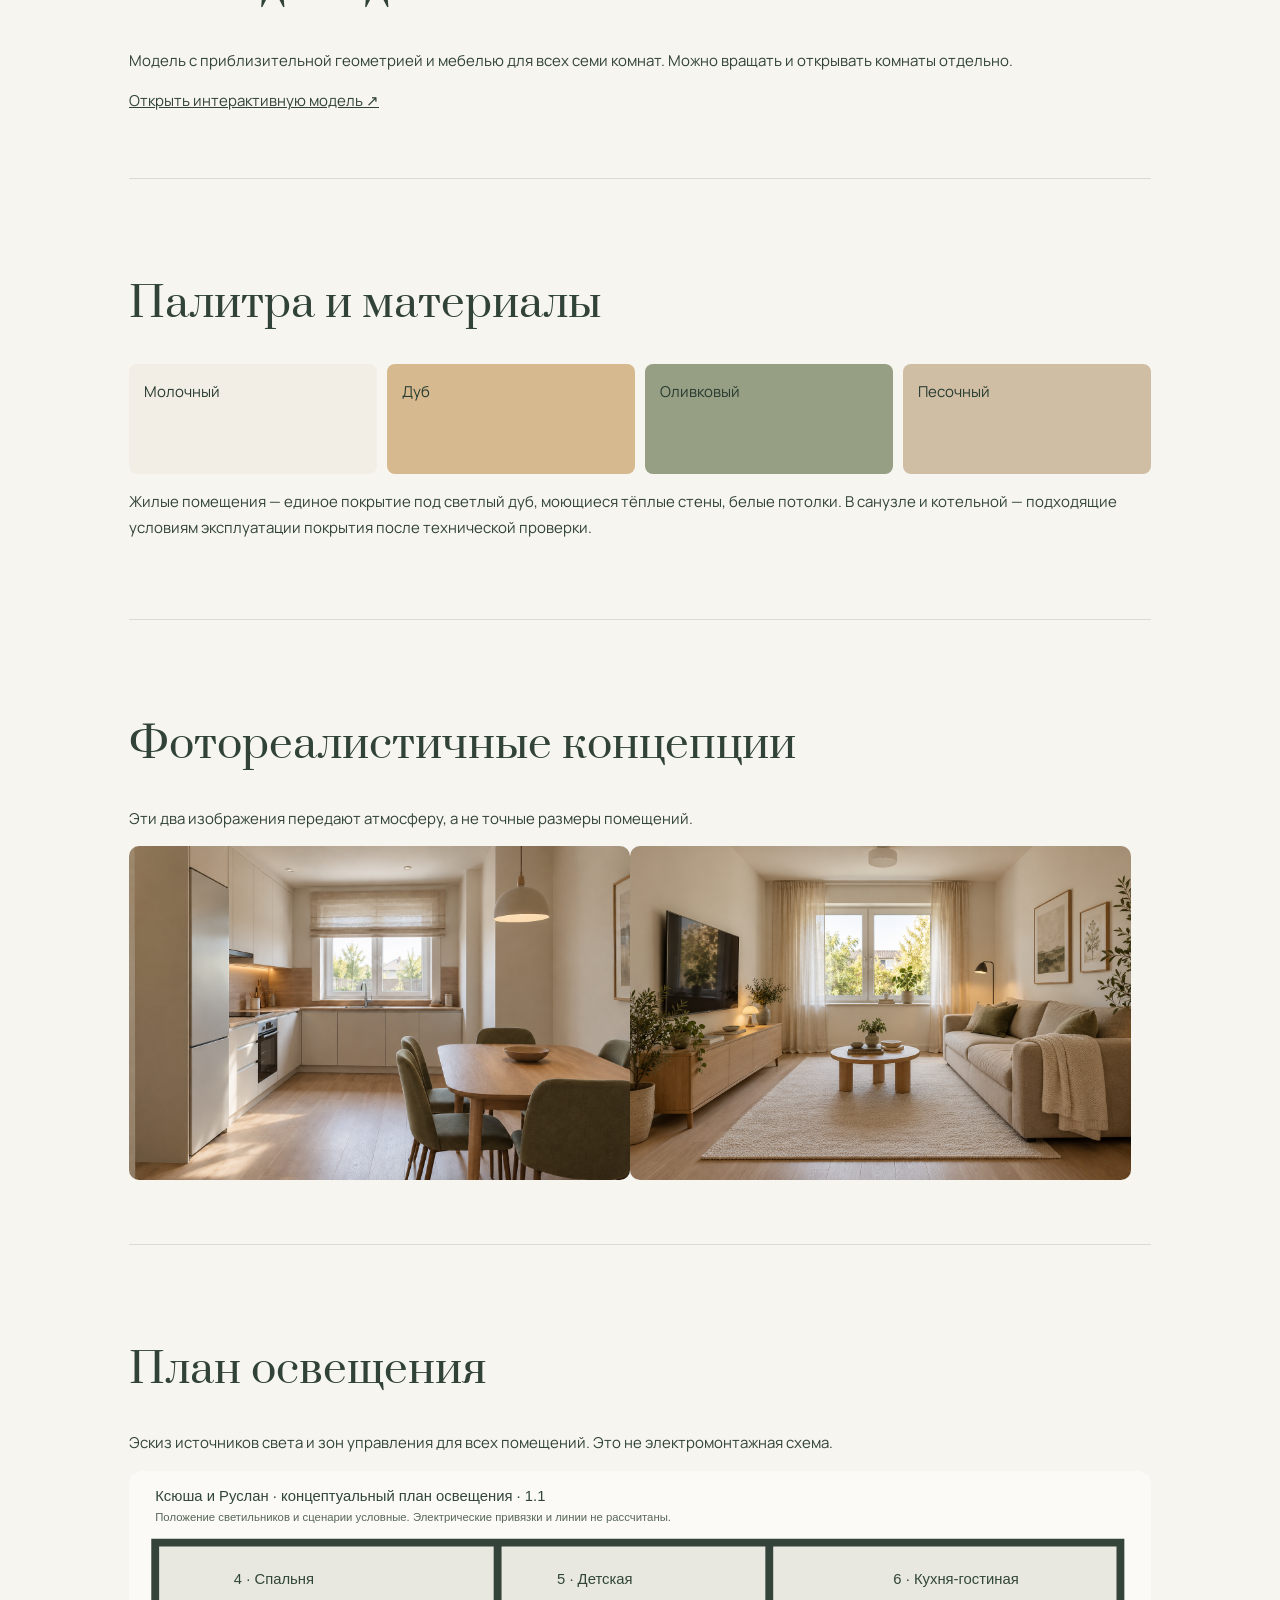
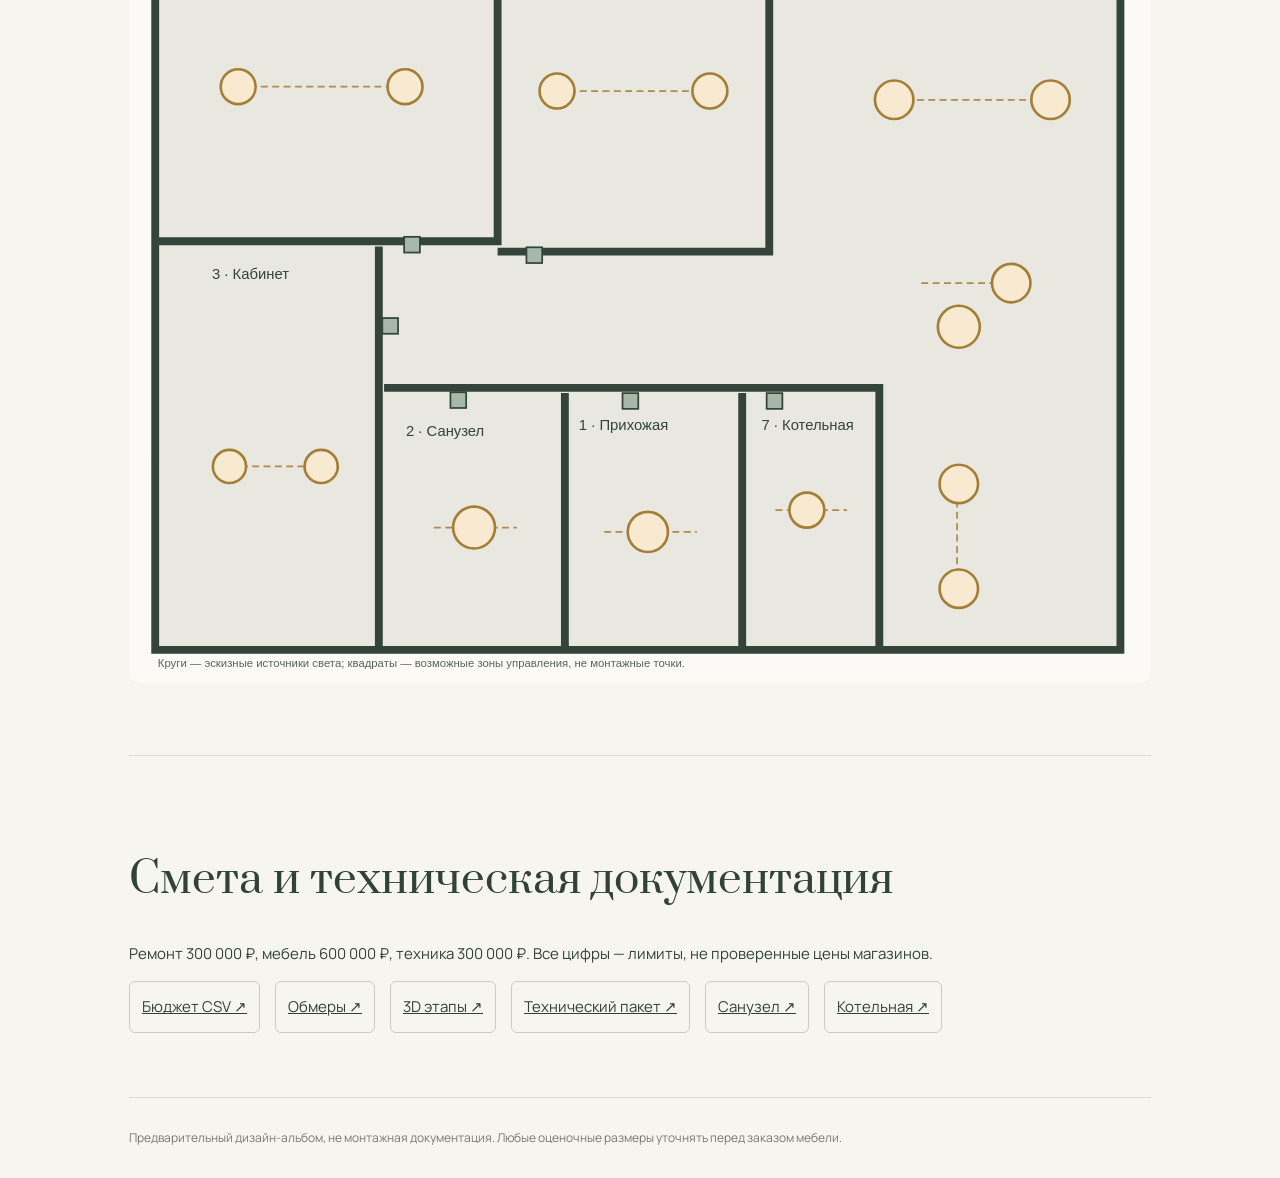
<file: projects/ksyusha-ruslan/album.html>
<!doctype html><html lang="ru"><head><meta charset="utf-8"><meta name="viewport" content="width=device-width,initial-scale=1"><title>Ксюша и Руслан · Дизайн-альбом</title><link rel="stylesheet" href="../../assets/album.css"><script defer src="../../assets/album.js"></script></head><body><header><a href="./">← Проект</a><strong>PROEKT / DISIGN</strong><button onclick="print()">Печать / PDF</button></header><main><section class="hero"><small>КСЮША И РУСЛАН · ДИЗАЙН-АЛЬБОМ 1.0</small><h1>Семейный дом<br>89,1 м²</h1><p>Тёплый минимализм · 7 помещений · потолки 2,7 м · бюджет 1,2 млн ₽</p><a href="#rooms">Открыть помещения ↓</a> <a href="3d.html">Объёмная модель дома 3D ↗</a></section><section><h2>Планировка</h2><p>Исходная схема и расстановка мебели. Геометрия восстановлена приблизительно по кадастровому плану.</p><img class="plan" src="../../assets/plan-furniture.svg" alt="Схема мебели"><a href="../../assets/source-plan.jpg">Исходный план ↗</a></section><section id="rooms"><h2>Комнаты и планировочные решения</h2><p>Размеры можно корректировать ниже. Длина и ширина — предварительные оценки; площади на исходном плане имеют приоритет. Изменения в редакторе передаются в 3D-макет при его открытии, но не перестраивают расположение соседних комнат.</p><div id="tabs"></div><div id="detail"></div></section><section><h2>Редактируемые размеры и ведомость</h2><p>Все размеры в метрах; изменённые значения хранятся в вашем браузере и доступны для экспорта.</p><div id="sizes"></div><div id="totals"></div><div id="area-audit" aria-live="polite"></div><button id="export">Экспорт JSON ↓</button><label style="display:inline-block;padding:10px 15px;background:#fff;border:1px solid #c7cdc3;border-radius:7px;cursor:pointer">Импорт JSON ↑ <input id="import" type="file" accept=".json,application/json" style="display:none"></label><p id="import-status" role="status" aria-live="polite"></p><button id="reset">Сбросить размеры</button></section><section id="quantities"><h2>Расчёт материалов по комнатам</h2><p>Автоматический черновой расчёт по редактируемым размерам: пол, потолок, стены до вычета дверей и окон. Для заказа материалов необходимо снять проёмы и проверить конструкцию стен.</p><div id="quantities-table"></div></section><section><h2>3D-модель дома</h2><p>Модель с приблизительной геометрией и мебелью для всех семи комнат. Можно вращать и открывать комнаты отдельно.</p><a href="3d.html">Открыть интерактивную модель ↗</a></section><section><h2>Палитра и материалы</h2><div class="swatches"><div style="background:#f2eee5">Молочный</div><div style="background:#d6b98e">Дуб</div><div style="background:#969f83">Оливковый</div><div style="background:#cfbea4">Песочный</div></div><p>Жилые помещения — единое покрытие под светлый дуб, моющиеся тёплые стены, белые потолки. В санузле и котельной — подходящие условиям эксплуатации покрытия после технической проверки.</p></section><section><h2>Фотореалистичные концепции</h2><p>Эти два изображения передают атмосферу, а не точные размеры помещений.</p><img class="visual" src="../../assets/kitchen-concept-v1.png" alt="Кухня"><img class="visual" src="../../assets/living-concept-v1.png" alt="Гостиная"></section><section><h2>План освещения</h2><p>Эскиз источников света и зон управления для всех помещений. Это не электромонтажная схема.</p><a href="../../assets/plan-lighting.svg" target="_blank"><img class="plan" src="../../assets/plan-lighting.svg" alt="Эскизный план освещения"></a></section><section><h2>Смета и техническая документация</h2><p>Ремонт 300 000 ₽, мебель 600 000 ₽, техника 300 000 ₽. Все цифры — лимиты, не проверенные цены магазинов.</p><div class="links"><a href="../../docs/budget.csv">Бюджет CSV ↗</a><a href="../../docs/measurements.md">Обмеры ↗</a><a href="../../docs/3d-roadmap.md">3D этапы ↗</a><a href="../../docs/technical-package.md">Технический пакет ↗</a><a href="../../docs/bathroom-concept.md">Санузел ↗</a><a href="../../docs/boiler-room-concept.md">Котельная ↗</a></div></section><footer>Предварительный дизайн-альбом, не монтажная документация. Любые оценочные размеры уточнять перед заказом мебели.</footer></main></body></html>
</file>
<file: assets/style.css>
@import url('https://fonts.googleapis.com/css2?family=Manrope:wght@400;500;600;700;800&family=Prata&display=swap');
:root{--bg:#f8f7f2;--ink:#283d33;--muted:#7b8278;--line:#dddeda;--green:#476651;--cream:#e9dfca}*{box-sizing:border-box}body{margin:0;background:var(--bg);color:var(--ink);font:15px/1.65 Manrope,Arial,sans-serif}a{color:inherit;text-decoration:none}button,input{font:inherit}button,a{touch-action:manipulation}button{cursor:pointer}a:focus-visible,button:focus-visible,input:focus-visible{outline:3px solid #b88441;outline-offset:4px}header{height:90px;border-bottom:1px solid var(--line);display:flex;align-items:center;justify-content:space-between;padding:0 5vw}.logo{font-size:21px;letter-spacing:-1px;font-weight:800}.logo span{font-weight:400;color:#82917e}header nav{display:flex;gap:28px;align-items:center}header nav a{font-size:13px}.tag,.eyebrow{text-transform:uppercase;letter-spacing:2px;font-size:10px;font-weight:700}.tag{border:1px solid var(--line);padding:7px 12px;border-radius:30px;display:inline-block}.eyebrow{color:#71866c}.container{max-width:1320px;margin:auto;padding:0 5vw}h1,h2,h3,p{margin-top:0}h1,h2{font-family:Prata,Georgia,serif;font-weight:400;line-height:1.19;letter-spacing:-1.7px}h1{font-size:clamp(42px,5.6vw,76px);margin-bottom:25px}h2{font-size:clamp(30px,3.5vw,46px)}h3{font-size:19px;line-height:1.35}.muted{color:var(--muted)}.hero{display:grid;grid-template-columns:1fr 1fr;gap:50px;padding-top:64px;padding-bottom:60px;align-items:center}.hero p{max-width:470px}.hero .eyebrow{margin-bottom:24px}.button{display:inline-flex;align-items:center;justify-content:center;gap:30px;background:var(--ink);color:white;border:1px solid var(--ink);padding:14px 22px;border-radius:6px;font-size:13px}.button.secondary{background:transparent;color:var(--ink);border-color:var(--line)}.button:hover{background:#58715c;color:white}.hero-art{position:relative;border-radius:90px 8px 8px 8px;overflow:hidden;background:#e7e4d9;aspect-ratio:1.13;border:1px solid #e0dfd5}.hero-art img{width:100%;height:100%;object-fit:contain;padding:24px;mix-blend-mode:multiply}.art-caption{position:absolute;bottom:20px;left:24px;background:#fff9;padding:7px 13px;border-radius:5px;font-size:11px;backdrop-filter:blur(5px)}.stats{display:flex;gap:32px;margin-top:36px}.stats strong{display:block;font-size:25px;font-weight:500}.stats small{color:var(--muted);font-size:11px}.section{padding-top:56px;padding-bottom:56px;border-top:1px solid var(--line)}.section-head{display:flex;align-items:end;justify-content:space-between;gap:20px;margin-bottom:28px}.section-head h2{margin:12px 0 0}.section-head p{margin:0}.project-card{display:grid;grid-template-columns:1.1fr 1fr;border:1px solid var(--line);border-radius:14px;overflow:hidden;background:#fff}.project-image{background:#ebe8de;min-height:350px;display:flex;align-items:center;justify-content:center}.project-image img{width:90%;max-height:410px;object-fit:contain;mix-blend-mode:multiply}.project-info{padding:42px;display:flex;flex-direction:column;justify-content:center;align-items:start}.project-info h3{font-family:Prata,Georgia,serif;font-size:34px;font-weight:400;margin:22px 0 15px}.chips{display:flex;gap:8px;flex-wrap:wrap;margin:10px 0 25px}.chips span{padding:5px 9px;background:#f0f1e9;border-radius:4px;font-size:11px}.steps{display:grid;grid-template-columns:repeat(4,1fr);gap:25px}.step{border-top:2px solid var(--line);padding-top:20px}.step b{color:#8c9d83;font-size:12px;display:block;margin-bottom:18px}.step h3{font-size:16px}.step p{font-size:13px;color:var(--muted)}footer{padding:30px 5vw;border-top:1px solid var(--line);display:flex;justify-content:space-between;gap:20px;color:var(--muted);font-size:12px}.back{display:inline-block;margin-top:30px;font-size:12px;color:var(--muted)}.project-hero{padding-top:35px;padding-bottom:35px}.project-hero h1{font-size:clamp(40px,5vw,65px);margin-top:20px}.project-title{display:flex;justify-content:space-between;align-items:center;gap:30px}.summary-bar{display:grid;grid-template-columns:repeat(4,1fr);padding:25px 0 30px}.summary-bar>div{border-left:1px solid var(--line);padding-left:22px}.summary-bar strong{display:block;font-size:25px;font-weight:500}.summary-bar span{font-size:12px;color:var(--muted)}.tabs{position:sticky;top:0;z-index:4;background:#f8f7f2f5;backdrop-filter:blur(10px);display:flex;gap:27px;border-top:1px solid var(--line);border-bottom:1px solid var(--line);overflow-x:auto}.tabs a{padding:17px 0;white-space:nowrap;font-size:12px}.tabs a:hover{color:#9b7740}.notice{background:#edeedc;border-left:3px solid #8f9a65;padding:14px 18px;font-size:12px;margin-bottom:24px}.plan-layout{display:grid;grid-template-columns:minmax(0,1fr) 285px;gap:24px;align-items:start}.plan-board{background:#fff;border:1px solid var(--line);border-radius:12px;overflow:hidden}.toolbar{padding:15px;display:flex;flex-wrap:wrap;gap:8px;border-bottom:1px solid var(--line)}.toolbar button,.room-buttons button,.filters button{border:1px solid var(--line);background:transparent;color:var(--ink);padding:8px 12px;border-radius:6px;font-size:12px}.toolbar button[aria-pressed=true],.room-buttons button[aria-pressed=true],.filters button[aria-pressed=true]{background:var(--ink);color:white}.plan-board img{width:100%;display:block}.plan-note{font-size:11px;color:var(--muted);padding:0 20px 18px}.room-buttons{display:flex;gap:7px;flex-wrap:wrap;margin-bottom:18px}.room-detail{background:white;border:1px solid var(--line);border-radius:12px;padding:25px}.room-detail .number{font:50px Prata,Georgia,serif;color:#b1bca7}.room-detail h3{margin-top:18px}.room-detail ul{padding-left:17px;font-size:12px}.room-detail p{font-size:13px}.rooms-grid{display:grid;grid-template-columns:repeat(3,1fr);gap:16px;margin-top:25px}.room-card{border:1px solid var(--line);border-radius:9px;padding:22px}.room-card h3{font-size:16px;margin-bottom:8px}.room-card p{font-size:12px;color:var(--muted);margin-bottom:0}.room-card b{font-size:12px;color:#899b7d}.palette{display:grid;grid-template-columns:repeat(5,1fr);gap:15px}.swatch{height:160px;border-radius:80px 80px 5px 5px;border:1px solid #0001}.palette p{font-size:12px;margin:12px 0 0}.palette small{color:var(--muted);font-size:11px}.material-grid{display:grid;grid-template-columns:repeat(3,1fr);gap:25px;margin-top:35px}.material-grid>div{border-top:1px solid var(--line);padding-top:20px}.material-grid p{font-size:13px;color:var(--muted)}.budget-top{display:grid;grid-template-columns:repeat(3,1fr);gap:15px}.budget-card{background:#eaeee4;padding:25px;border-radius:10px}.budget-card:nth-child(2){background:#eee5d6}.budget-card:nth-child(3){background:#e5e8e6}.budget-card strong{display:block;font-size:29px;margin:10px 0}.budget-card small{color:var(--muted)}.filters{display:flex;gap:8px;flex-wrap:wrap;margin:25px 0 14px}.table-wrap{overflow:auto}table{width:100%;border-collapse:collapse;font-size:13px}th,td{text-align:left;padding:14px;border-bottom:1px solid var(--line)}th{font-size:10px;text-transform:uppercase;letter-spacing:1px;color:var(--muted)}td input{width:125px;padding:7px;border:1px solid var(--line);background:white;border-radius:4px;color:var(--ink);text-align:right}td:last-child{text-align:right}tfoot{font-weight:700}.budget-foot{display:flex;justify-content:space-between;gap:15px;margin-top:20px;font-size:12px}.docs{display:grid;grid-template-columns:repeat(2,1fr);gap:12px}.doc{border:1px solid var(--line);border-radius:8px;padding:22px;display:flex;justify-content:space-between;align-items:center;gap:15px}.doc:hover{background:#e9eddf}.doc strong{display:block;font-size:14px}.doc small{font-size:11px;color:var(--muted)}.source-grid{display:grid;grid-template-columns:1fr 1fr;gap:20px;margin-top:25px}.source-grid img{width:100%;height:320px;object-fit:contain;background:#edece6;border-radius:8px}.source-grid p{font-size:12px}.status-list{display:grid;grid-template-columns:1fr 1fr;gap:18px}.status-list>div{border-bottom:1px solid var(--line);padding:18px 0}.status-list h3{font-size:16px}.status-list p{font-size:13px;color:var(--muted)}section[id]{scroll-margin-top:75px}.wood{background:repeating-linear-gradient(89deg,#c7ae87 0,#ddc8a6 3px,#ccb58f 7px,#d9c19b 14px)}@media(max-width:850px){.hero{gap:25px}.plan-layout{grid-template-columns:1fr}.room-detail{display:block}.rooms-grid{grid-template-columns:1fr 1fr}.steps{grid-template-columns:1fr 1fr}.project-info{padding:26px}.stats{gap:19px}}@media(max-width:600px){header{height:70px}header nav a:not(:last-child){display:none}.hero{grid-template-columns:1fr;padding-top:35px;gap:30px}.hero-art{aspect-ratio:1.35}.project-card{grid-template-columns:1fr}.project-image{min-height:240px}.project-image img{max-height:300px}.project-title{display:block}.project-title .button{margin-bottom:12px}.summary-bar{grid-template-columns:1fr 1fr;gap:24px}.summary-bar strong{font-size:22px}.tabs{gap:22px}.section-head{display:block}.section-head p{margin-top:15px}.palette{gap:8px}.swatch{height:100px}.palette p{font-size:10px}.palette small{font-size:9px}.material-grid,.budget-top,.docs,.source-grid,.status-list{grid-template-columns:1fr}.rooms-grid{grid-template-columns:1fr 1fr;gap:10px}.room-card{padding:15px}.budget-foot{flex-direction:column}.section{padding-top:38px;padding-bottom:38px}footer{flex-direction:column}.source-grid img{height:280px}}@media print{header,.tabs,.toolbar,.filters,.button,.back,footer,.room-buttons{display:none!important}body{font-size:11px;background:white}.container{max-width:none;padding:0}.section{break-inside:avoid;padding:20px 0}.plan-layout{display:block}.room-detail{display:none}.plan-board img{max-height:620px}.notice{font-size:10px}.rooms-grid{grid-template-columns:repeat(3,1fr)}.source-grid{display:none}input{border:0!important}.project-hero h1{font-size:35px}}

.visual-gallery{display:grid;gap:34px;margin-bottom:24px}.visual-gallery figure{margin:0;border:1px solid var(--line);background:white;border-radius:12px;overflow:hidden}.visual-gallery img{display:block;width:100%;height:auto}.visual-gallery figcaption{padding:25px;display:flex;justify-content:space-between;gap:25px;align-items:center}.visual-gallery figcaption h3{margin:10px 0}.visual-gallery figcaption p{font-size:13px;color:var(--muted);max-width:730px;margin:0}.visual-gallery figcaption .button{white-space:nowrap}@media(max-width:600px){.visual-gallery figcaption{display:block;padding:20px}.visual-gallery figcaption .button{margin-top:18px}}@media print{.visual-gallery figure{break-inside:avoid}.visual-gallery img{max-height:420px;object-fit:contain}}
</file>
<file: assets/album.css>
@import url('https://fonts.googleapis.com/css2?family=Manrope:wght@400;500;600;700&family=Prata&display=swap');*{box-sizing:border-box}body{margin:0;background:#f7f5ef;color:#314338;font:15px/1.7 Manrope,Arial,sans-serif}header{display:flex;align-items:center;justify-content:space-between;padding:18px 5vw;border-bottom:1px solid #dadbd1;gap:16px}a{color:inherit}button{cursor:pointer;font:inherit;color:inherit}header button,section button{border:1px solid #c7cdc3;background:white;border-radius:7px;padding:10px 15px}main{max-width:1150px;padding:0 5vw;margin:auto}section{padding:64px 0;border-bottom:1px solid #dadbd1}section h2,h1{font-family:Prata,Georgia,serif;font-weight:400;line-height:1.23}h1{font-size:clamp(40px,6vw,82px);margin:15px 0}h2{font-size:clamp(28px,3.5vw,42px)}h3{font-size:26px}.hero{padding:90px 0;background:radial-gradient(circle at 80% 45%,#e1e9dc,transparent 55%)}.hero small,#detail small{letter-spacing:2px;color:#77927c}.hero>a{display:inline-block;padding:12px 22px;border:1px solid #314338;border-radius:6px;margin-top:22px}.plan{width:100%;background:#eeeae2;border-radius:12px}.visual{width:49%;border-radius:10px;vertical-align:top}.swatches{display:grid;grid-template-columns:repeat(4,1fr);gap:10px}.swatches div{min-height:110px;border-radius:8px;padding:15px;color:#283b31}.links{display:flex;flex-wrap:wrap;gap:15px}.links a{padding:12px;border:1px solid #c7cdc3;border-radius:6px}#tabs{display:flex;flex-wrap:wrap;gap:8px;margin:25px 0}#tabs button.active{background:#314338;color:white}#detail{padding:35px;background:#fff;border:1px solid #dde2da;border-radius:12px;min-height:300px}#sizes{display:grid;grid-template-columns:repeat(2,1fr);gap:15px}.size{padding:20px;background:#fff;border:1px solid #dde2da;border-radius:10px}.size>b,.size>small{display:block}.size label{display:inline-flex;flex-direction:column;margin:14px 12px 10px 0;font-size:12px}.size input{width:98px;border:1px solid #bbc7bd;border-radius:6px;padding:9px;font:inherit}#totals{font-weight:700;margin:25px 0}#export,#reset{margin:0 10px 12px 0}footer{padding:30px 0;color:#777;font-size:12px}@media(max-width:650px){header strong{display:none}section{padding:40px 0}.visual{width:100%;margin-bottom:15px}#sizes{grid-template-columns:1fr}.swatches{grid-template-columns:repeat(2,1fr)}header{padding:14px} }@media print{header button,#tabs,#sizes input,section button{display:none!important}section{break-inside:avoid}body{background:white}}
</file>
